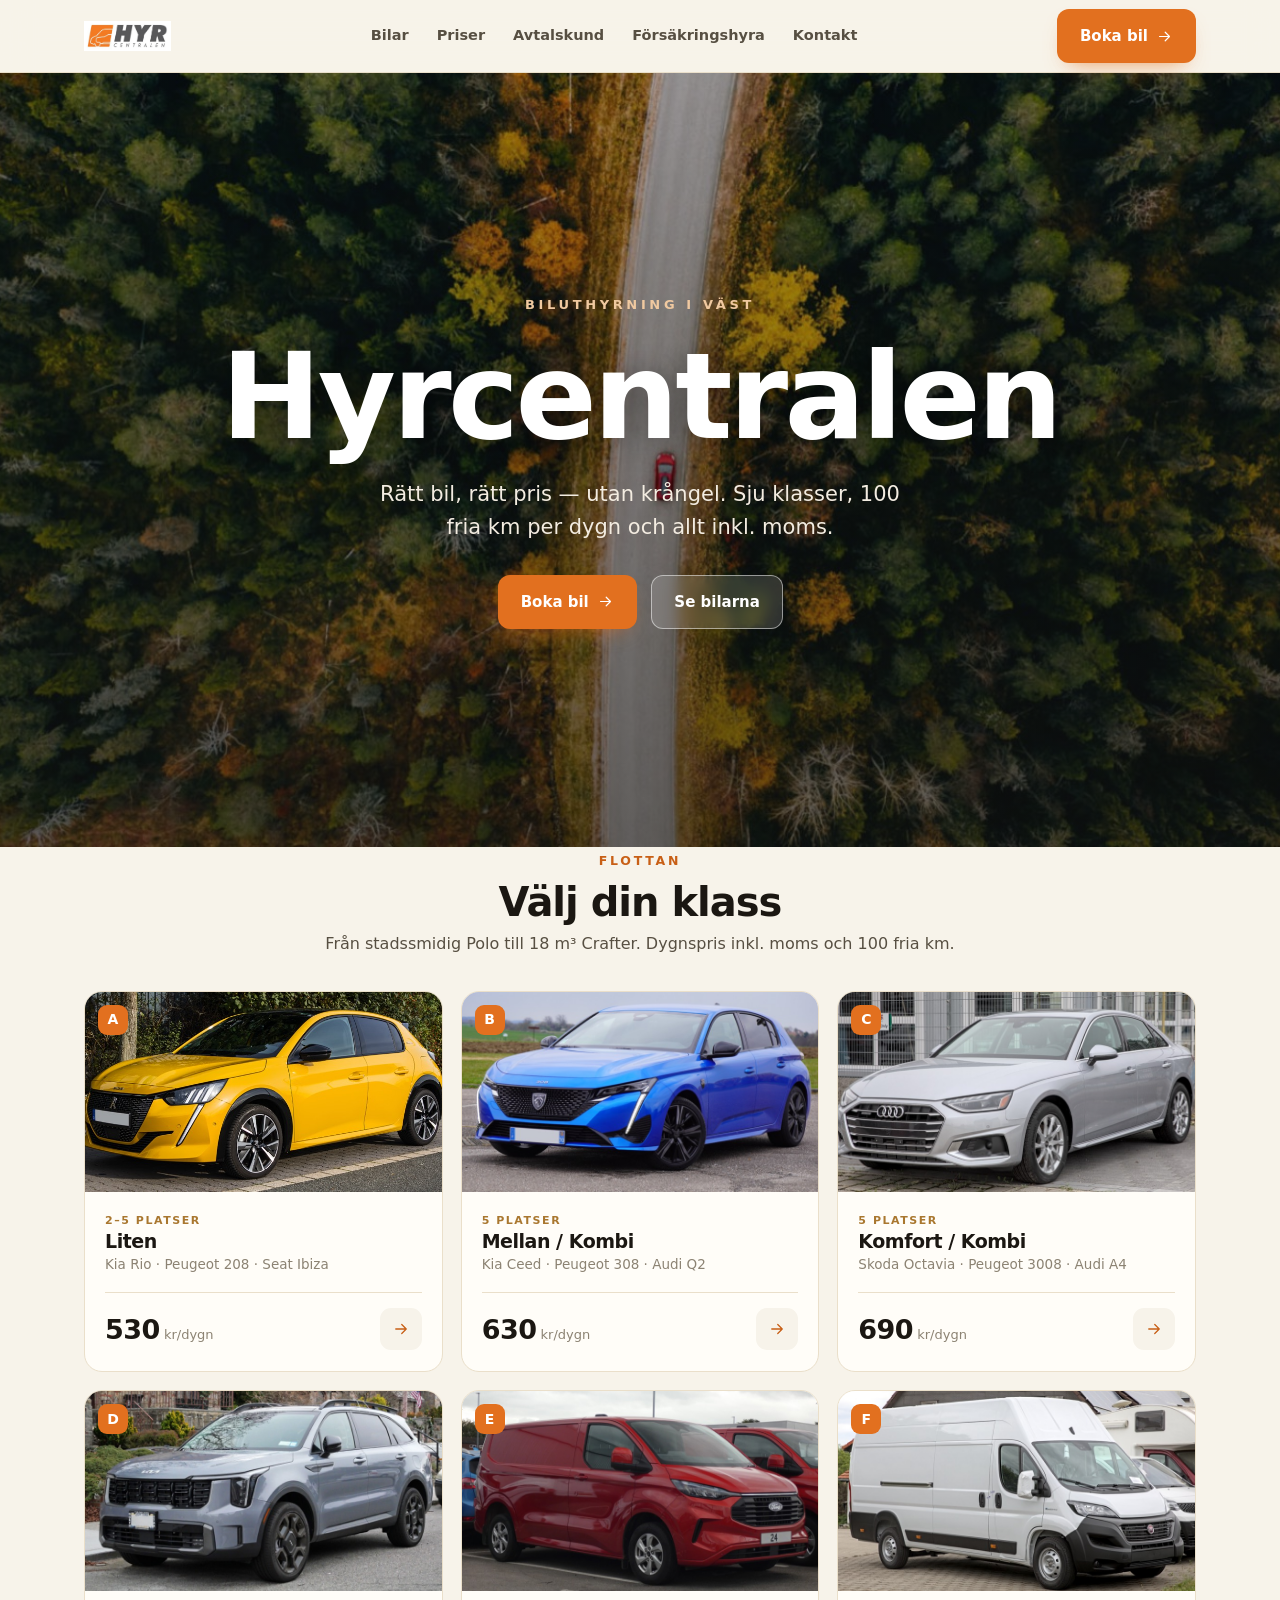
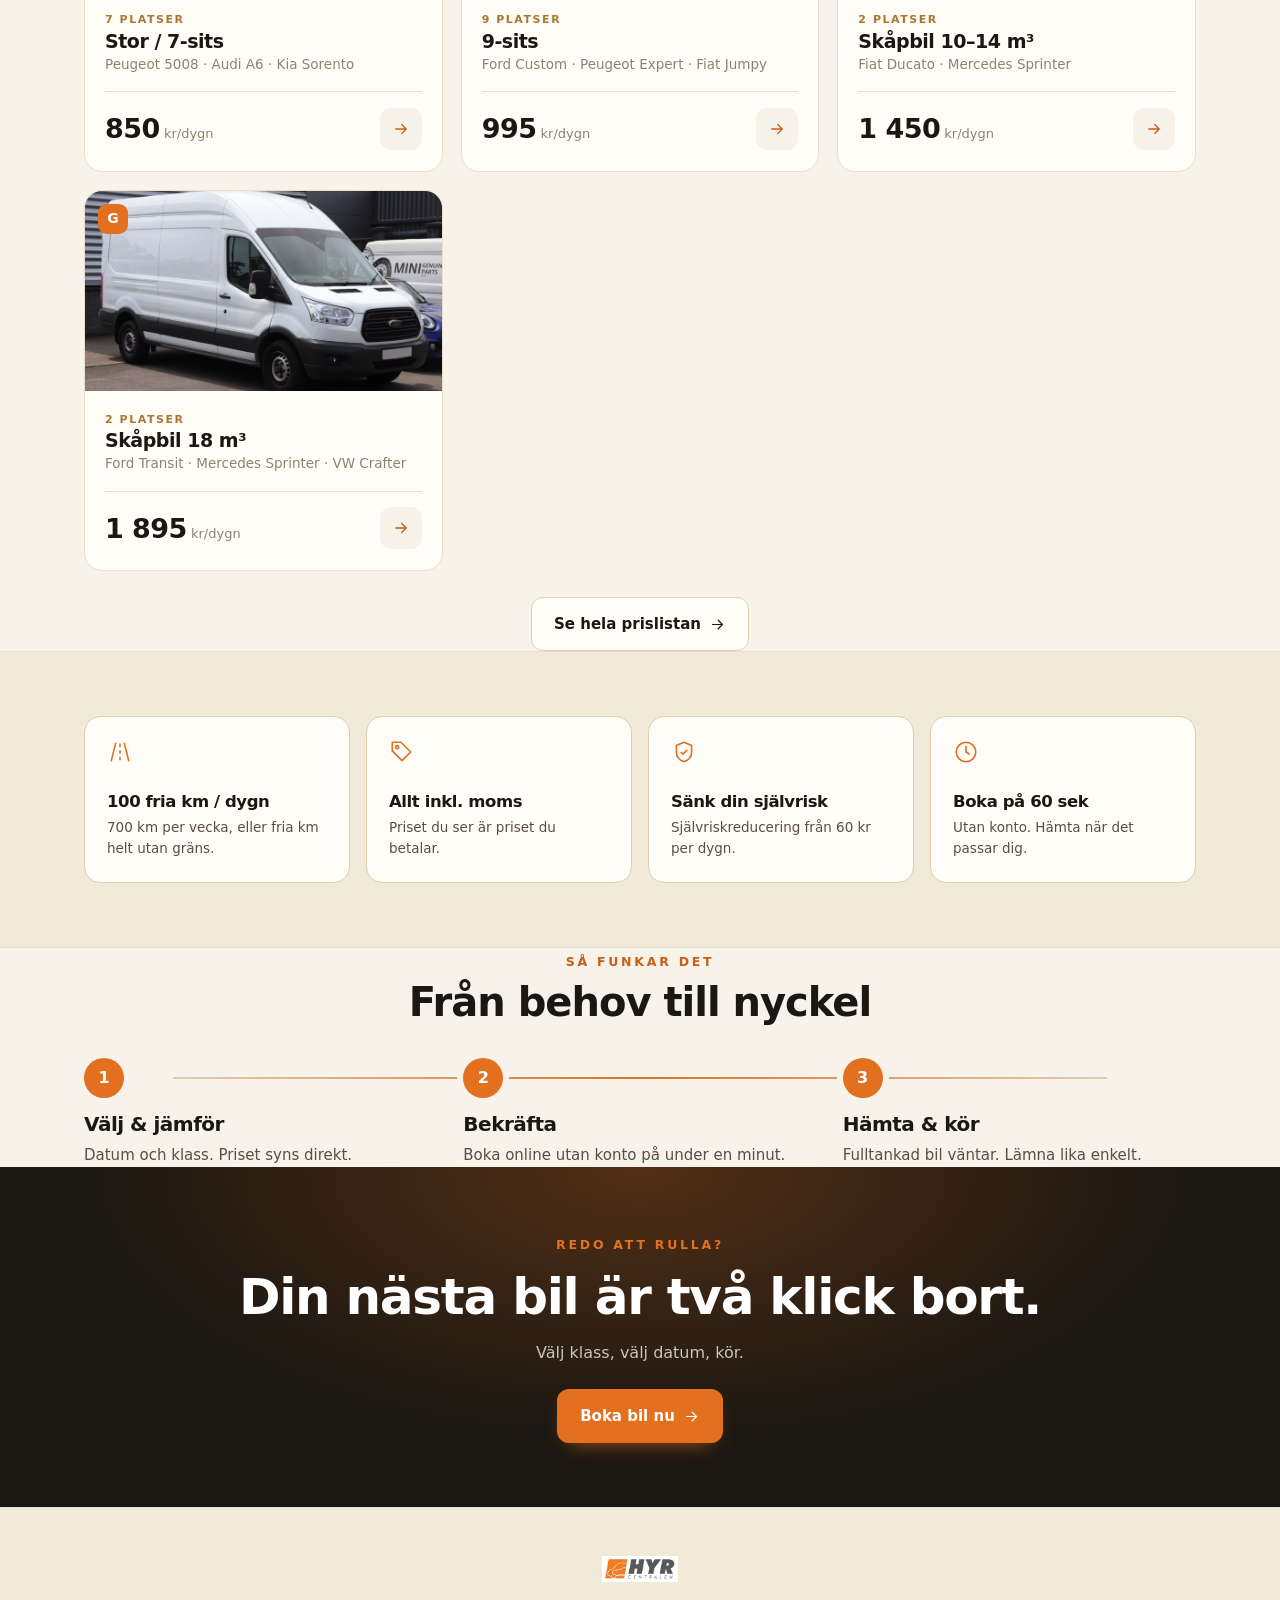
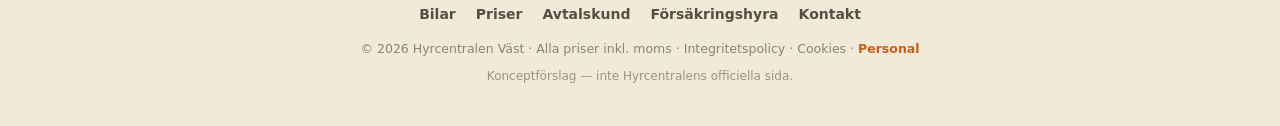
<file: index.html>
<!doctype html><html lang="sv"><head><meta charset="utf-8">
<title>Hyrcentralen — Hyr bil enkelt</title>
<meta name="viewport" content="width=device-width, initial-scale=1">
<meta name="color-scheme" content="light">
<link rel="stylesheet" href="assets/styles.css">
</head><body>
<header><div class="wrap"><nav>
  <a href="index.html" class="brand"><img class="logo" src="assets/logo.png" alt="Hyrcentralen"></a>
  <div class="navlinks"><a href="bilar.html" class="">Bilar</a><a href="priser.html" class="">Priser</a><a href="avtalskund.html" class="">Avtalskund</a><a href="forsakringshyra.html" class="">Försäkringshyra</a><a href="kontakt.html" class="">Kontakt</a></div>
  <a class="btn btn-primary nav-cta" href="boka.html">Boka bil <svg viewBox="0 0 24 24" fill="none" stroke="currentColor" stroke-width="1.7" stroke-linecap="round" stroke-linejoin="round"><path d="M5 12h14M13 6l6 6-6 6"/></svg></a>
</nav></div></header>

<section class="lhero"><div class="lhero-in wrap">
  <span class="leyebrow">Biluthyrning i Väst</span>
  <h1>Hyrcentralen</h1>
  <p>Rätt bil, rätt pris — utan krångel. Sju klasser, 100 fria km per dygn och allt inkl. moms.</p>
  <div class="lhero-cta"><a class="btn btn-primary" href="boka.html">Boka bil <svg viewBox="0 0 24 24" fill="none" stroke="currentColor" stroke-width="1.7" stroke-linecap="round" stroke-linejoin="round"><path d="M5 12h14M13 6l6 6-6 6"/></svg></a><a class="btn btn-glass" href="bilar.html">Se bilarna</a></div>
</div></section>

<section class="wrap"><div class="sec-head center"><span class="eyebrow">Flottan</span><h2>Välj din klass</h2><p>Från stadssmidig Polo till 18 m³ Crafter. Dygnspris inkl. moms och 100 fria km.</p></div>
  <div class="grid"><article class="car">
      <div class="ph"><img class="cimg" src="assets/car-A.jpg" alt="Kia Rio · Peugeot 208 · Seat Ibiza"><span class="grp">A</span></div>
      <div class="cbody"><div class="kicker">2–5 platser</div><h3>Liten</h3><div class="cmodel">Kia Rio · Peugeot 208 · Seat Ibiza</div>
        <div class="crow"><div class="price"><span class="n">530</span><span class="u"> kr/dygn</span></div>
        <a class="go" href="boka.html?grupp=A" aria-label="Boka grupp A"><svg viewBox="0 0 24 24" fill="none" stroke="currentColor" stroke-width="1.7" stroke-linecap="round" stroke-linejoin="round"><path d="M5 12h14M13 6l6 6-6 6"/></svg></a></div></div>
    </article><article class="car">
      <div class="ph"><img class="cimg" src="assets/car-B.jpg" alt="Kia Ceed · Peugeot 308 · Audi Q2"><span class="grp">B</span></div>
      <div class="cbody"><div class="kicker">5 platser</div><h3>Mellan / Kombi</h3><div class="cmodel">Kia Ceed · Peugeot 308 · Audi Q2</div>
        <div class="crow"><div class="price"><span class="n">630</span><span class="u"> kr/dygn</span></div>
        <a class="go" href="boka.html?grupp=B" aria-label="Boka grupp B"><svg viewBox="0 0 24 24" fill="none" stroke="currentColor" stroke-width="1.7" stroke-linecap="round" stroke-linejoin="round"><path d="M5 12h14M13 6l6 6-6 6"/></svg></a></div></div>
    </article><article class="car">
      <div class="ph"><img class="cimg" src="assets/car-C.jpg" alt="Skoda Octavia · Peugeot 3008 · Audi A4"><span class="grp">C</span></div>
      <div class="cbody"><div class="kicker">5 platser</div><h3>Komfort / Kombi</h3><div class="cmodel">Skoda Octavia · Peugeot 3008 · Audi A4</div>
        <div class="crow"><div class="price"><span class="n">690</span><span class="u"> kr/dygn</span></div>
        <a class="go" href="boka.html?grupp=C" aria-label="Boka grupp C"><svg viewBox="0 0 24 24" fill="none" stroke="currentColor" stroke-width="1.7" stroke-linecap="round" stroke-linejoin="round"><path d="M5 12h14M13 6l6 6-6 6"/></svg></a></div></div>
    </article><article class="car">
      <div class="ph"><img class="cimg" src="assets/car-D.jpg" alt="Peugeot 5008 · Audi A6 · Kia Sorento"><span class="grp">D</span></div>
      <div class="cbody"><div class="kicker">7 platser</div><h3>Stor / 7-sits</h3><div class="cmodel">Peugeot 5008 · Audi A6 · Kia Sorento</div>
        <div class="crow"><div class="price"><span class="n">850</span><span class="u"> kr/dygn</span></div>
        <a class="go" href="boka.html?grupp=D" aria-label="Boka grupp D"><svg viewBox="0 0 24 24" fill="none" stroke="currentColor" stroke-width="1.7" stroke-linecap="round" stroke-linejoin="round"><path d="M5 12h14M13 6l6 6-6 6"/></svg></a></div></div>
    </article><article class="car">
      <div class="ph"><img class="cimg" src="assets/car-E.jpg" alt="Ford Custom · Peugeot Expert · Fiat Jumpy"><span class="grp">E</span></div>
      <div class="cbody"><div class="kicker">9 platser</div><h3>9-sits</h3><div class="cmodel">Ford Custom · Peugeot Expert · Fiat Jumpy</div>
        <div class="crow"><div class="price"><span class="n">995</span><span class="u"> kr/dygn</span></div>
        <a class="go" href="boka.html?grupp=E" aria-label="Boka grupp E"><svg viewBox="0 0 24 24" fill="none" stroke="currentColor" stroke-width="1.7" stroke-linecap="round" stroke-linejoin="round"><path d="M5 12h14M13 6l6 6-6 6"/></svg></a></div></div>
    </article><article class="car">
      <div class="ph"><img class="cimg" src="assets/car-F.jpg" alt="Fiat Ducato · Mercedes Sprinter"><span class="grp">F</span></div>
      <div class="cbody"><div class="kicker">2 platser</div><h3>Skåpbil 10–14 m³</h3><div class="cmodel">Fiat Ducato · Mercedes Sprinter</div>
        <div class="crow"><div class="price"><span class="n">1 450</span><span class="u"> kr/dygn</span></div>
        <a class="go" href="boka.html?grupp=F" aria-label="Boka grupp F"><svg viewBox="0 0 24 24" fill="none" stroke="currentColor" stroke-width="1.7" stroke-linecap="round" stroke-linejoin="round"><path d="M5 12h14M13 6l6 6-6 6"/></svg></a></div></div>
    </article><article class="car">
      <div class="ph"><img class="cimg" src="assets/car-G.jpg" alt="Ford Transit · Mercedes Sprinter · VW Crafter"><span class="grp">G</span></div>
      <div class="cbody"><div class="kicker">2 platser</div><h3>Skåpbil 18 m³</h3><div class="cmodel">Ford Transit · Mercedes Sprinter · VW Crafter</div>
        <div class="crow"><div class="price"><span class="n">1 895</span><span class="u"> kr/dygn</span></div>
        <a class="go" href="boka.html?grupp=G" aria-label="Boka grupp G"><svg viewBox="0 0 24 24" fill="none" stroke="currentColor" stroke-width="1.7" stroke-linecap="round" stroke-linejoin="round"><path d="M5 12h14M13 6l6 6-6 6"/></svg></a></div></div>
    </article></div>
  <div style="text-align:center;margin-top:26px"><a class="btn btn-ghost" href="priser.html">Se hela prislistan <svg viewBox="0 0 24 24" fill="none" stroke="currentColor" stroke-width="1.7" stroke-linecap="round" stroke-linejoin="round"><path d="M5 12h14M13 6l6 6-6 6"/></svg></a></div>
</section>

<section class="band"><div class="wrap"><div class="why">
  <div class="w"><div class="ic"><svg viewBox="0 0 24 24" fill="none" stroke="currentColor" stroke-width="1.5" stroke-linecap="round"><path d="M4 20 8 4M20 20 16 4"/><path d="M12 5v2M12 11v2M12 17v2"/></svg></div><h3>100 fria km / dygn</h3><p>700 km per vecka, eller fria km helt utan gräns.</p></div>
  <div class="w"><div class="ic"><svg viewBox="0 0 24 24" fill="none" stroke="currentColor" stroke-width="1.5" stroke-linejoin="round"><path d="M20 12l-8 8-9-9V3h8z"/><circle cx="7.5" cy="7.5" r="1.4"/></svg></div><h3>Allt inkl. moms</h3><p>Priset du ser är priset du betalar.</p></div>
  <div class="w"><div class="ic"><svg viewBox="0 0 24 24" fill="none" stroke="currentColor" stroke-width="1.5" stroke-linejoin="round"><path d="M12 3l7 3v6c0 4.5-3 7.6-7 9-4-1.4-7-4.5-7-9V6z"/><path d="M9 12l2 2 4-4"/></svg></div><h3>Sänk din självrisk</h3><p>Självriskreducering från 60 kr per dygn.</p></div>
  <div class="w"><div class="ic"><svg viewBox="0 0 24 24" fill="none" stroke="currentColor" stroke-width="1.5" stroke-linecap="round"><circle cx="12" cy="12" r="9"/><path d="M12 7v5l3 2"/></svg></div><h3>Boka på 60 sek</h3><p>Utan konto. Hämta när det passar dig.</p></div>
</div></div></section>

<section class="wrap"><div class="sec-head center"><span class="eyebrow">Så funkar det</span><h2>Från behov till nyckel</h2></div>
  <div class="steps">
    <div class="step"><div class="no">1</div><h3>Välj &amp; jämför</h3><p>Datum och klass. Priset syns direkt.</p></div>
    <div class="step"><div class="no">2</div><h3>Bekräfta</h3><p>Boka online utan konto på under en minut.</p></div>
    <div class="step"><div class="no">3</div><h3>Hämta &amp; kör</h3><p>Fulltankad bil väntar. Lämna lika enkelt.</p></div>
  </div>
</section>

<section class="cta"><div class="wrap in"><span class="eyebrow">Redo att rulla?</span><h2>Din nästa bil är två klick bort.</h2><p>Välj klass, välj datum, kör.</p><a class="btn btn-primary" href="boka.html">Boka bil nu <svg viewBox="0 0 24 24" fill="none" stroke="currentColor" stroke-width="1.7" stroke-linecap="round" stroke-linejoin="round"><path d="M5 12h14M13 6l6 6-6 6"/></svg></a></div></section>

<footer><div class="wrap">
  <img class="flogo" src="assets/logo.png" alt="Hyrcentralen">
  <div class="fnav"><a href="bilar.html">Bilar</a><a href="priser.html">Priser</a><a href="avtalskund.html">Avtalskund</a><a href="forsakringshyra.html">Försäkringshyra</a><a href="kontakt.html">Kontakt</a></div>
  <div class="copyr">© 2026 Hyrcentralen Väst · Alla priser inkl. moms · Integritetspolicy · Cookies · <a class="stafflink" href="admin.html">Personal</a></div>
  <div class="concept">Konceptförslag — inte Hyrcentralens officiella sida.</div>
</div></footer>

</body></html>
</file>
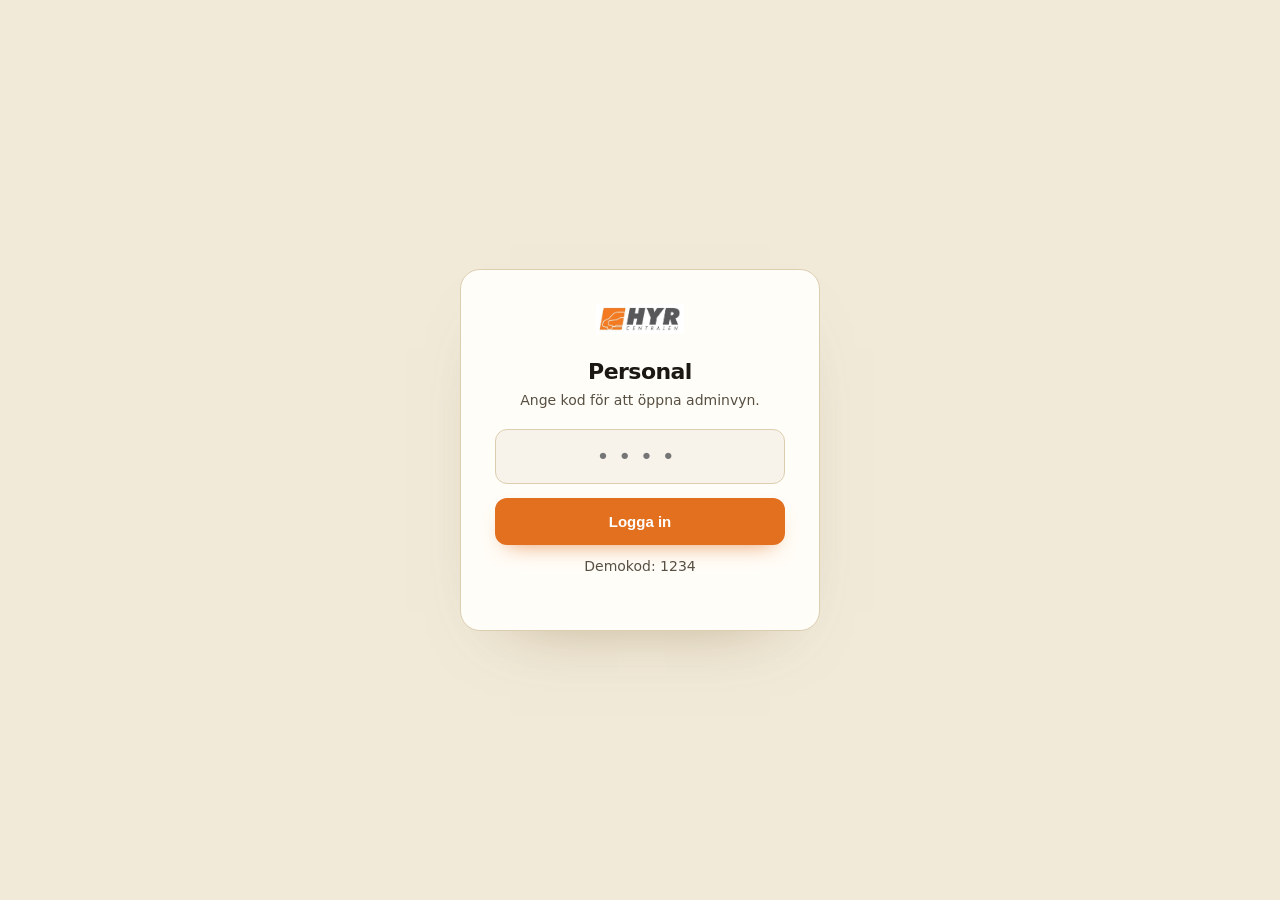
<file: admin.html>
<!doctype html><html lang="sv"><head><meta charset="utf-8">
<title>Hyrcentralen — Admin</title>
<meta name="viewport" content="width=device-width, initial-scale=1">
<meta name="color-scheme" content="light">
<link rel="stylesheet" href="assets/styles.css">
</head><body class="adminbody">
<div id="adminRoot">
  <div class="pinbox" id="pinbox">
    <form class="pincard" id="pinForm" onsubmit="return false">
      <img class="logo" src="assets/logo.png" alt="Hyrcentralen">
      <h2>Personal</h2>
      <p>Ange kod för att öppna adminvyn.</p>
      <input type="password" id="pin" inputmode="numeric" placeholder="••••" maxlength="4" autocomplete="off">
      <button class="btn btn-primary" id="pinBtn" style="width:100%;justify-content:center">Logga in</button>
      <p class="pinerr" id="pinerr" hidden>Fel kod, försök igen.</p>
      <p class="demo-note">Demokod: 1234</p>
    </form>
  </div>
</div>
<script src="assets/data.js"></script>
<script src="assets/store.js"></script>
<script src="assets/admin.js"></script>
</body></html>
</file>
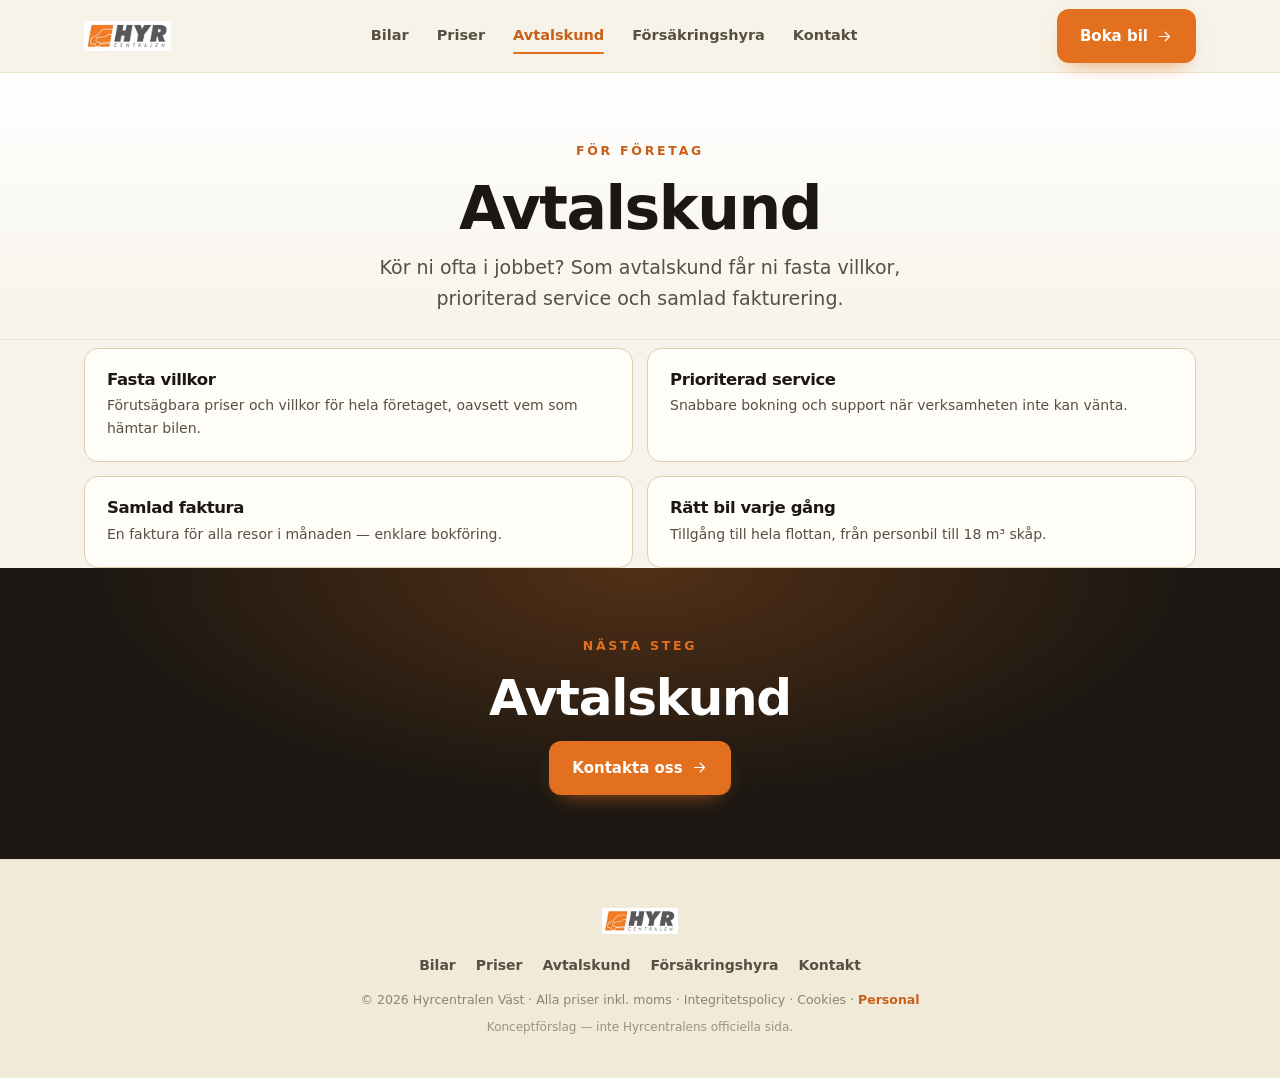
<file: avtalskund.html>
<!doctype html><html lang="sv"><head><meta charset="utf-8">
<title>Hyrcentralen — Avtalskund</title>
<meta name="viewport" content="width=device-width, initial-scale=1">
<meta name="color-scheme" content="light">
<link rel="stylesheet" href="assets/styles.css">
</head><body>
<header><div class="wrap"><nav>
  <a href="index.html" class="brand"><img class="logo" src="assets/logo.png" alt="Hyrcentralen"></a>
  <div class="navlinks"><a href="bilar.html" class="">Bilar</a><a href="priser.html" class="">Priser</a><a href="avtalskund.html" class="active">Avtalskund</a><a href="forsakringshyra.html" class="">Försäkringshyra</a><a href="kontakt.html" class="">Kontakt</a></div>
  <a class="btn btn-primary nav-cta" href="boka.html">Boka bil <svg viewBox="0 0 24 24" fill="none" stroke="currentColor" stroke-width="1.7" stroke-linecap="round" stroke-linejoin="round"><path d="M5 12h14M13 6l6 6-6 6"/></svg></a>
</nav></div></header>

<section class="phead"><div class="wrap"><span class="eyebrow">För företag</span><h1>Avtalskund</h1><p>Kör ni ofta i jobbet? Som avtalskund får ni fasta villkor, prioriterad service och samlad fakturering.</p></div></section>
<section class="wrap" style="padding-top:8px"><div class="vgrid"><div class="vcard"><h3>Fasta villkor</h3><p>Förutsägbara priser och villkor för hela företaget, oavsett vem som hämtar bilen.</p></div><div class="vcard"><h3>Prioriterad service</h3><p>Snabbare bokning och support när verksamheten inte kan vänta.</p></div><div class="vcard"><h3>Samlad faktura</h3><p>En faktura för alla resor i månaden — enklare bokföring.</p></div><div class="vcard"><h3>Rätt bil varje gång</h3><p>Tillgång till hela flottan, från personbil till 18 m³ skåp.</p></div></div></section>
<section class="cta"><div class="wrap in"><span class="eyebrow">Nästa steg</span><h2>Avtalskund</h2><a class="btn btn-primary" href="kontakt.html">Kontakta oss <svg viewBox="0 0 24 24" fill="none" stroke="currentColor" stroke-width="1.7" stroke-linecap="round" stroke-linejoin="round"><path d="M5 12h14M13 6l6 6-6 6"/></svg></a></div></section>
<footer><div class="wrap">
  <img class="flogo" src="assets/logo.png" alt="Hyrcentralen">
  <div class="fnav"><a href="bilar.html">Bilar</a><a href="priser.html">Priser</a><a href="avtalskund.html">Avtalskund</a><a href="forsakringshyra.html">Försäkringshyra</a><a href="kontakt.html">Kontakt</a></div>
  <div class="copyr">© 2026 Hyrcentralen Väst · Alla priser inkl. moms · Integritetspolicy · Cookies · <a class="stafflink" href="admin.html">Personal</a></div>
  <div class="concept">Konceptförslag — inte Hyrcentralens officiella sida.</div>
</div></footer>

</body></html>
</file>
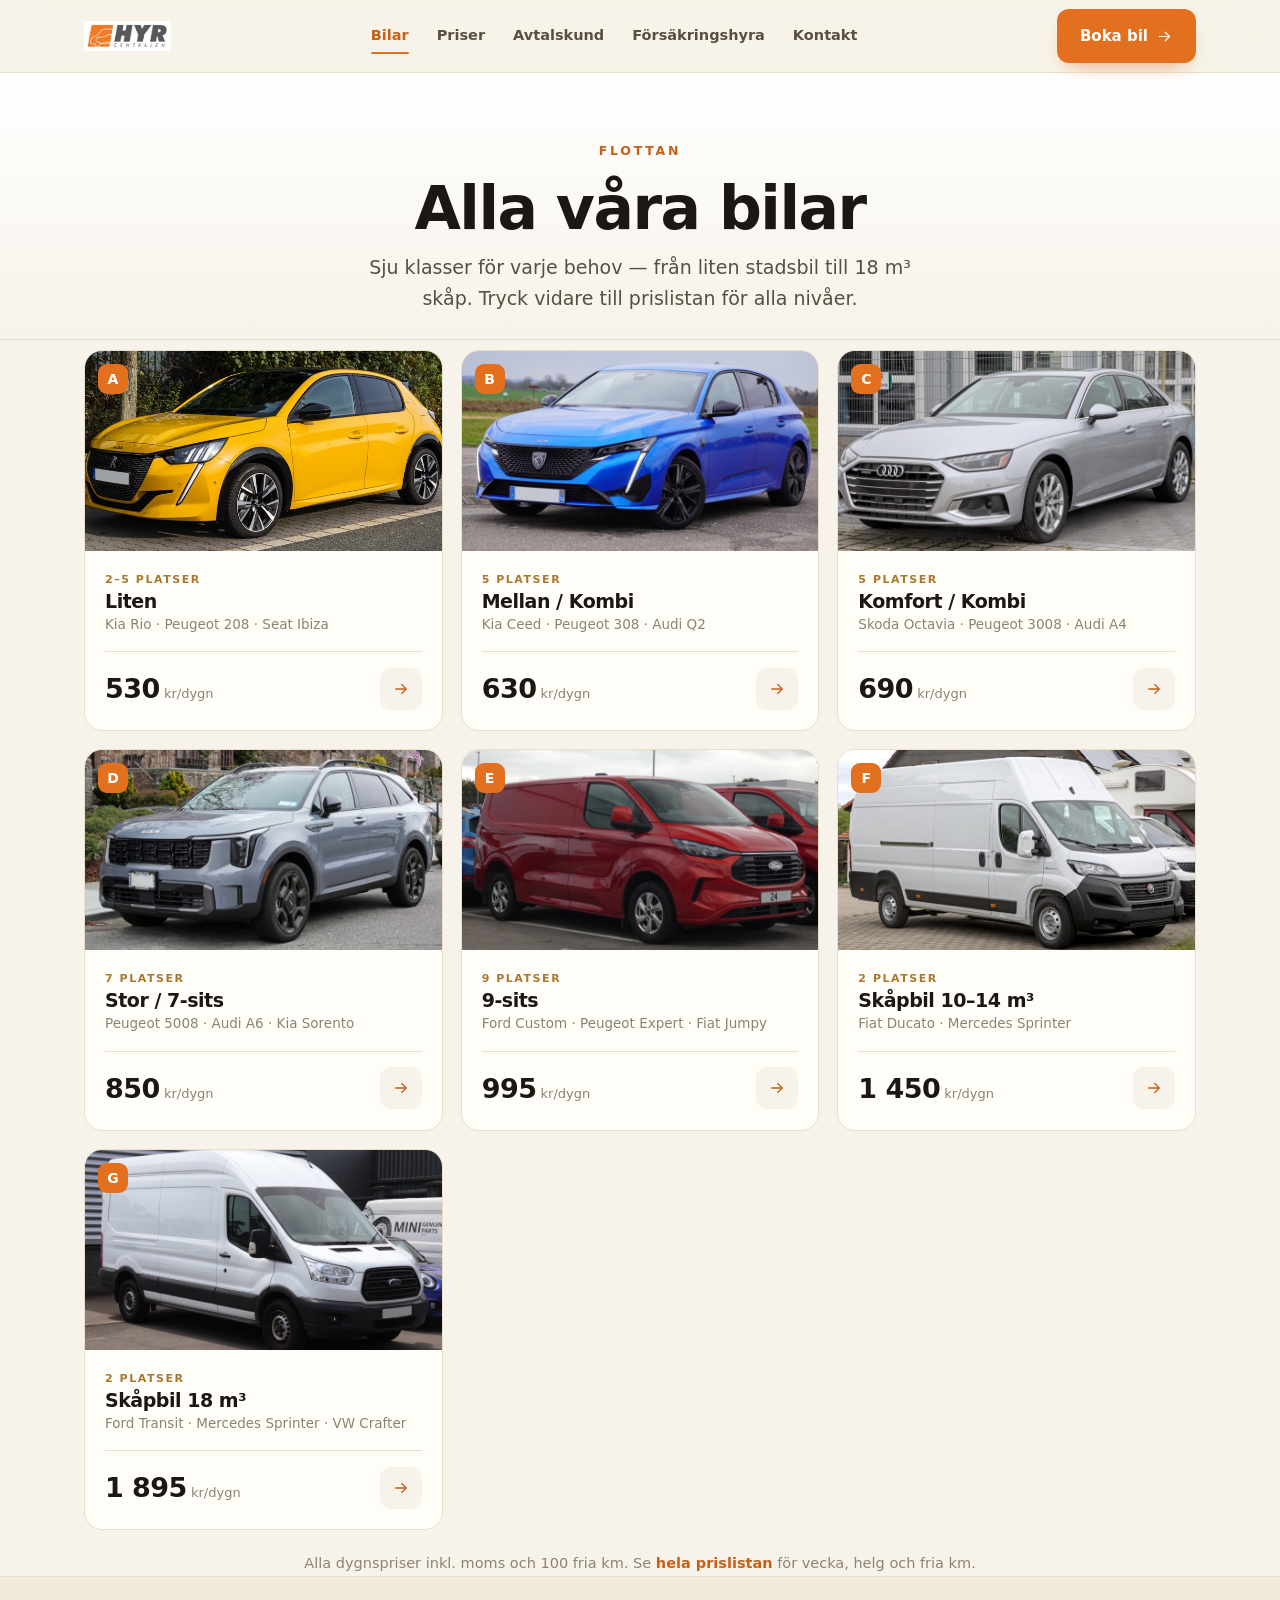
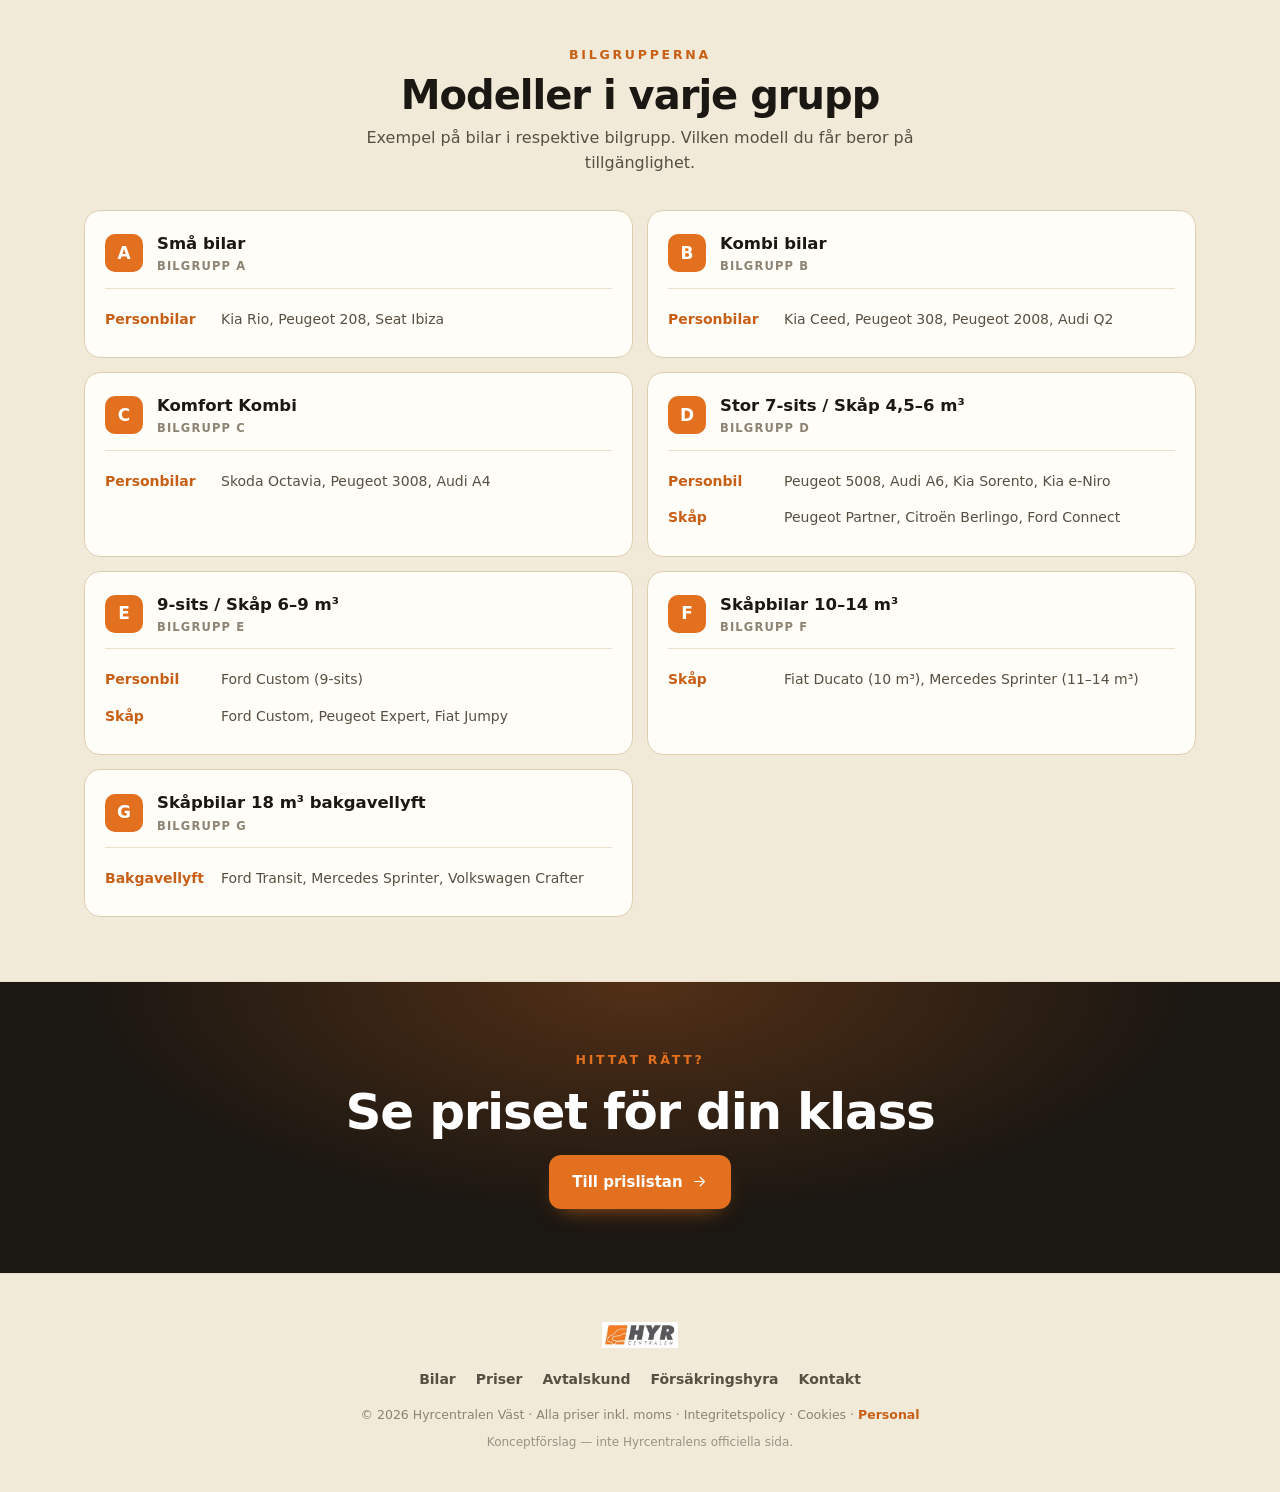
<file: bilar.html>
<!doctype html><html lang="sv"><head><meta charset="utf-8">
<title>Hyrcentralen — Bilar</title>
<meta name="viewport" content="width=device-width, initial-scale=1">
<meta name="color-scheme" content="light">
<link rel="stylesheet" href="assets/styles.css">
</head><body>
<header><div class="wrap"><nav>
  <a href="index.html" class="brand"><img class="logo" src="assets/logo.png" alt="Hyrcentralen"></a>
  <div class="navlinks"><a href="bilar.html" class="active">Bilar</a><a href="priser.html" class="">Priser</a><a href="avtalskund.html" class="">Avtalskund</a><a href="forsakringshyra.html" class="">Försäkringshyra</a><a href="kontakt.html" class="">Kontakt</a></div>
  <a class="btn btn-primary nav-cta" href="boka.html">Boka bil <svg viewBox="0 0 24 24" fill="none" stroke="currentColor" stroke-width="1.7" stroke-linecap="round" stroke-linejoin="round"><path d="M5 12h14M13 6l6 6-6 6"/></svg></a>
</nav></div></header>

<section class="phead"><div class="wrap"><span class="eyebrow">Flottan</span><h1>Alla våra bilar</h1><p>Sju klasser för varje behov — från liten stadsbil till 18 m³ skåp. Tryck vidare till prislistan för alla nivåer.</p></div></section>
<section class="wrap" style="padding-top:10px"><div class="grid"><article class="car">
      <div class="ph"><img class="cimg" src="assets/car-A.jpg" alt="Kia Rio · Peugeot 208 · Seat Ibiza"><span class="grp">A</span></div>
      <div class="cbody"><div class="kicker">2–5 platser</div><h3>Liten</h3><div class="cmodel">Kia Rio · Peugeot 208 · Seat Ibiza</div>
        <div class="crow"><div class="price"><span class="n">530</span><span class="u"> kr/dygn</span></div>
        <a class="go" href="boka.html?grupp=A" aria-label="Boka grupp A"><svg viewBox="0 0 24 24" fill="none" stroke="currentColor" stroke-width="1.7" stroke-linecap="round" stroke-linejoin="round"><path d="M5 12h14M13 6l6 6-6 6"/></svg></a></div></div>
    </article><article class="car">
      <div class="ph"><img class="cimg" src="assets/car-B.jpg" alt="Kia Ceed · Peugeot 308 · Audi Q2"><span class="grp">B</span></div>
      <div class="cbody"><div class="kicker">5 platser</div><h3>Mellan / Kombi</h3><div class="cmodel">Kia Ceed · Peugeot 308 · Audi Q2</div>
        <div class="crow"><div class="price"><span class="n">630</span><span class="u"> kr/dygn</span></div>
        <a class="go" href="boka.html?grupp=B" aria-label="Boka grupp B"><svg viewBox="0 0 24 24" fill="none" stroke="currentColor" stroke-width="1.7" stroke-linecap="round" stroke-linejoin="round"><path d="M5 12h14M13 6l6 6-6 6"/></svg></a></div></div>
    </article><article class="car">
      <div class="ph"><img class="cimg" src="assets/car-C.jpg" alt="Skoda Octavia · Peugeot 3008 · Audi A4"><span class="grp">C</span></div>
      <div class="cbody"><div class="kicker">5 platser</div><h3>Komfort / Kombi</h3><div class="cmodel">Skoda Octavia · Peugeot 3008 · Audi A4</div>
        <div class="crow"><div class="price"><span class="n">690</span><span class="u"> kr/dygn</span></div>
        <a class="go" href="boka.html?grupp=C" aria-label="Boka grupp C"><svg viewBox="0 0 24 24" fill="none" stroke="currentColor" stroke-width="1.7" stroke-linecap="round" stroke-linejoin="round"><path d="M5 12h14M13 6l6 6-6 6"/></svg></a></div></div>
    </article><article class="car">
      <div class="ph"><img class="cimg" src="assets/car-D.jpg" alt="Peugeot 5008 · Audi A6 · Kia Sorento"><span class="grp">D</span></div>
      <div class="cbody"><div class="kicker">7 platser</div><h3>Stor / 7-sits</h3><div class="cmodel">Peugeot 5008 · Audi A6 · Kia Sorento</div>
        <div class="crow"><div class="price"><span class="n">850</span><span class="u"> kr/dygn</span></div>
        <a class="go" href="boka.html?grupp=D" aria-label="Boka grupp D"><svg viewBox="0 0 24 24" fill="none" stroke="currentColor" stroke-width="1.7" stroke-linecap="round" stroke-linejoin="round"><path d="M5 12h14M13 6l6 6-6 6"/></svg></a></div></div>
    </article><article class="car">
      <div class="ph"><img class="cimg" src="assets/car-E.jpg" alt="Ford Custom · Peugeot Expert · Fiat Jumpy"><span class="grp">E</span></div>
      <div class="cbody"><div class="kicker">9 platser</div><h3>9-sits</h3><div class="cmodel">Ford Custom · Peugeot Expert · Fiat Jumpy</div>
        <div class="crow"><div class="price"><span class="n">995</span><span class="u"> kr/dygn</span></div>
        <a class="go" href="boka.html?grupp=E" aria-label="Boka grupp E"><svg viewBox="0 0 24 24" fill="none" stroke="currentColor" stroke-width="1.7" stroke-linecap="round" stroke-linejoin="round"><path d="M5 12h14M13 6l6 6-6 6"/></svg></a></div></div>
    </article><article class="car">
      <div class="ph"><img class="cimg" src="assets/car-F.jpg" alt="Fiat Ducato · Mercedes Sprinter"><span class="grp">F</span></div>
      <div class="cbody"><div class="kicker">2 platser</div><h3>Skåpbil 10–14 m³</h3><div class="cmodel">Fiat Ducato · Mercedes Sprinter</div>
        <div class="crow"><div class="price"><span class="n">1 450</span><span class="u"> kr/dygn</span></div>
        <a class="go" href="boka.html?grupp=F" aria-label="Boka grupp F"><svg viewBox="0 0 24 24" fill="none" stroke="currentColor" stroke-width="1.7" stroke-linecap="round" stroke-linejoin="round"><path d="M5 12h14M13 6l6 6-6 6"/></svg></a></div></div>
    </article><article class="car">
      <div class="ph"><img class="cimg" src="assets/car-G.jpg" alt="Ford Transit · Mercedes Sprinter · VW Crafter"><span class="grp">G</span></div>
      <div class="cbody"><div class="kicker">2 platser</div><h3>Skåpbil 18 m³</h3><div class="cmodel">Ford Transit · Mercedes Sprinter · VW Crafter</div>
        <div class="crow"><div class="price"><span class="n">1 895</span><span class="u"> kr/dygn</span></div>
        <a class="go" href="boka.html?grupp=G" aria-label="Boka grupp G"><svg viewBox="0 0 24 24" fill="none" stroke="currentColor" stroke-width="1.7" stroke-linecap="round" stroke-linejoin="round"><path d="M5 12h14M13 6l6 6-6 6"/></svg></a></div></div>
    </article></div>
  <p class="fleet-note">Alla dygnspriser inkl. moms och 100 fria km. Se <a href="priser.html">hela prislistan</a> för vecka, helg och fria km.</p>
</section>
<section class="band"><div class="wrap"><div class="sec-head center"><span class="eyebrow">Bilgrupperna</span><h2>Modeller i varje grupp</h2><p>Exempel på bilar i respektive bilgrupp. Vilken modell du får beror på tillgänglighet.</p></div>
  <div class="gdgrid"><article class="gdcard"><div class="gd-head"><span class="gd-let">A</span><div><div class="gd-typ">Små bilar</div><div class="gd-sub">Bilgrupp A</div></div></div><div class="gd-row"><span class="gd-k">Personbilar</span><span class="gd-v">Kia Rio, Peugeot 208, Seat Ibiza</span></div></article><article class="gdcard"><div class="gd-head"><span class="gd-let">B</span><div><div class="gd-typ">Kombi bilar</div><div class="gd-sub">Bilgrupp B</div></div></div><div class="gd-row"><span class="gd-k">Personbilar</span><span class="gd-v">Kia Ceed, Peugeot 308, Peugeot 2008, Audi Q2</span></div></article><article class="gdcard"><div class="gd-head"><span class="gd-let">C</span><div><div class="gd-typ">Komfort Kombi</div><div class="gd-sub">Bilgrupp C</div></div></div><div class="gd-row"><span class="gd-k">Personbilar</span><span class="gd-v">Skoda Octavia, Peugeot 3008, Audi A4</span></div></article><article class="gdcard"><div class="gd-head"><span class="gd-let">D</span><div><div class="gd-typ">Stor 7-sits / Skåp 4,5–6 m³</div><div class="gd-sub">Bilgrupp D</div></div></div><div class="gd-row"><span class="gd-k">Personbil</span><span class="gd-v">Peugeot 5008, Audi A6, Kia Sorento, Kia e-Niro</span></div><div class="gd-row"><span class="gd-k">Skåp</span><span class="gd-v">Peugeot Partner, Citroën Berlingo, Ford Connect</span></div></article><article class="gdcard"><div class="gd-head"><span class="gd-let">E</span><div><div class="gd-typ">9-sits / Skåp 6–9 m³</div><div class="gd-sub">Bilgrupp E</div></div></div><div class="gd-row"><span class="gd-k">Personbil</span><span class="gd-v">Ford Custom (9-sits)</span></div><div class="gd-row"><span class="gd-k">Skåp</span><span class="gd-v">Ford Custom, Peugeot Expert, Fiat Jumpy</span></div></article><article class="gdcard"><div class="gd-head"><span class="gd-let">F</span><div><div class="gd-typ">Skåpbilar 10–14 m³</div><div class="gd-sub">Bilgrupp F</div></div></div><div class="gd-row"><span class="gd-k">Skåp</span><span class="gd-v">Fiat Ducato (10 m³), Mercedes Sprinter (11–14 m³)</span></div></article><article class="gdcard"><div class="gd-head"><span class="gd-let">G</span><div><div class="gd-typ">Skåpbilar 18 m³ bakgavellyft</div><div class="gd-sub">Bilgrupp G</div></div></div><div class="gd-row"><span class="gd-k">Bakgavellyft</span><span class="gd-v">Ford Transit, Mercedes Sprinter, Volkswagen Crafter</span></div></article></div>
</div></section>
<section class="cta"><div class="wrap in"><span class="eyebrow">Hittat rätt?</span><h2>Se priset för din klass</h2><a class="btn btn-primary" href="priser.html">Till prislistan <svg viewBox="0 0 24 24" fill="none" stroke="currentColor" stroke-width="1.7" stroke-linecap="round" stroke-linejoin="round"><path d="M5 12h14M13 6l6 6-6 6"/></svg></a></div></section>

<footer><div class="wrap">
  <img class="flogo" src="assets/logo.png" alt="Hyrcentralen">
  <div class="fnav"><a href="bilar.html">Bilar</a><a href="priser.html">Priser</a><a href="avtalskund.html">Avtalskund</a><a href="forsakringshyra.html">Försäkringshyra</a><a href="kontakt.html">Kontakt</a></div>
  <div class="copyr">© 2026 Hyrcentralen Väst · Alla priser inkl. moms · Integritetspolicy · Cookies · <a class="stafflink" href="admin.html">Personal</a></div>
  <div class="concept">Konceptförslag — inte Hyrcentralens officiella sida.</div>
</div></footer>

</body></html>
</file>
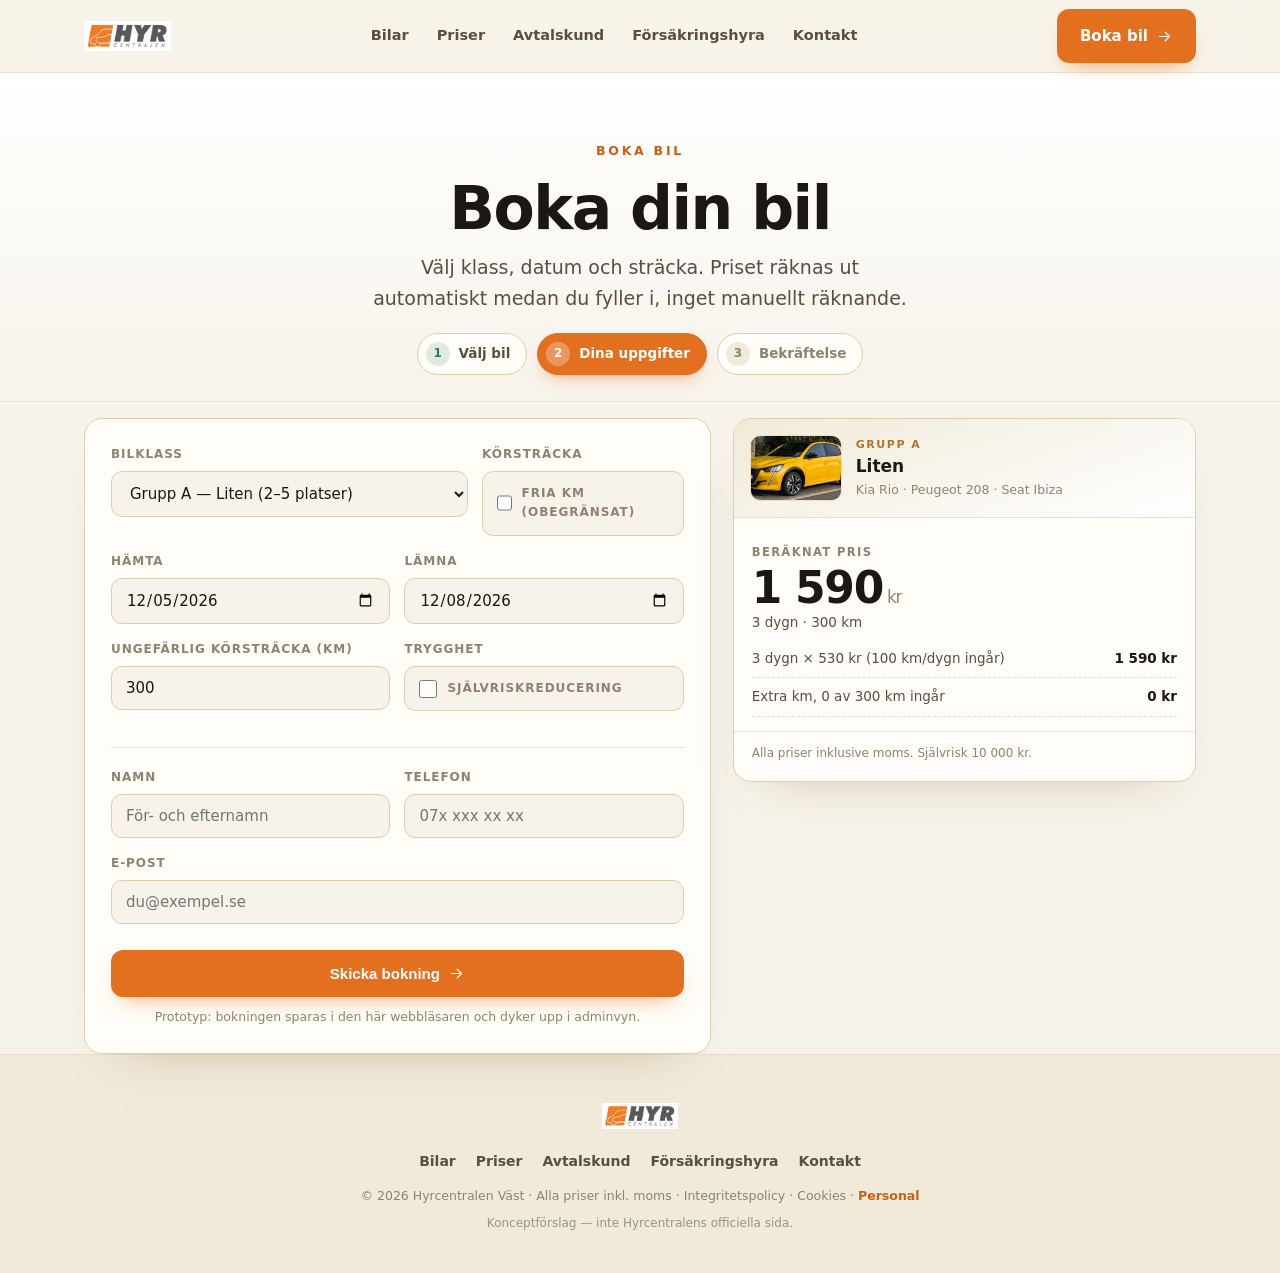
<file: boka.html>
<!doctype html><html lang="sv"><head><meta charset="utf-8">
<title>Hyrcentralen — Boka bil</title>
<meta name="viewport" content="width=device-width, initial-scale=1">
<meta name="color-scheme" content="light">
<link rel="stylesheet" href="assets/styles.css">
</head><body>
<header><div class="wrap"><nav>
  <a href="index.html" class="brand"><img class="logo" src="assets/logo.png" alt="Hyrcentralen"></a>
  <div class="navlinks"><a href="bilar.html" class="">Bilar</a><a href="priser.html" class="">Priser</a><a href="avtalskund.html" class="">Avtalskund</a><a href="forsakringshyra.html" class="">Försäkringshyra</a><a href="kontakt.html" class="">Kontakt</a></div>
  <a class="btn btn-primary nav-cta" href="#bokning">Boka bil <svg viewBox="0 0 24 24" fill="none" stroke="currentColor" stroke-width="1.7" stroke-linecap="round" stroke-linejoin="round"><path d="M5 12h14M13 6l6 6-6 6"/></svg></a>
</nav></div></header>
<section class="phead"><div class="wrap"><span class="eyebrow">Boka bil</span><h1>Boka din bil</h1><p>Välj klass, datum och sträcka. Priset räknas ut automatiskt medan du fyller i, inget manuellt räknande.</p>
  <ol class="steps3"><li class="done"><span>1</span>Välj bil</li><li class="now"><span>2</span>Dina uppgifter</li><li><span>3</span>Bekräftelse</li></ol>
</div></section>
<section class="wrap" style="padding-top:16px" id="bokning"><div class="bookgrid">
  <form class="bookform" id="bokaForm" onsubmit="return false" autocomplete="off">
    <div class="fieldrow2">
      <div class="field"><label>Bilklass</label><select id="bGroup"></select></div>
      <div class="field"><label>Körsträcka</label><label class="switch"><input type="checkbox" id="bFri"> Fria km (obegränsat)</label></div>
    </div>
    <div class="fieldrow2">
      <div class="field"><label>Hämta</label><input type="date" id="bFrom"></div>
      <div class="field"><label>Lämna</label><input type="date" id="bTo"></div>
    </div>
    <div class="fieldrow2">
      <div class="field" id="kmField"><label>Ungefärlig körsträcka (km)</label><input type="number" id="bKm" min="0" step="10" value="300"></div>
      <div class="field"><label>Trygghet</label><label class="switch"><input type="checkbox" id="bSelf"> Självriskreducering</label></div>
    </div>
    <hr class="soft">
    <div class="fieldrow2">
      <div class="field"><label>Namn</label><input type="text" id="bNamn" placeholder="För- och efternamn"></div>
      <div class="field"><label>Telefon</label><input type="tel" id="bTel" placeholder="07x xxx xx xx"></div>
    </div>
    <div class="field"><label>E-post</label><input type="email" id="bEpost" placeholder="du@exempel.se"></div>
    <button class="btn btn-primary" id="bSubmit" style="width:100%;justify-content:center;margin-top:10px">Skicka bokning <svg viewBox="0 0 24 24" fill="none" stroke="currentColor" stroke-width="1.7" stroke-linecap="round" stroke-linejoin="round"><path d="M5 12h14M13 6l6 6-6 6"/></svg></button>
    <p class="demo-note">Prototyp: bokningen sparas i den här webbläsaren och dyker upp i adminvyn.</p>
  </form>
  <aside class="booksummary" id="bSummary"></aside>
</div></section>
<div class="overlay" id="bOverlay"><div class="modal" id="bModal"></div></div>
<footer><div class="wrap">
  <img class="flogo" src="assets/logo.png" alt="Hyrcentralen">
  <div class="fnav"><a href="bilar.html">Bilar</a><a href="priser.html">Priser</a><a href="avtalskund.html">Avtalskund</a><a href="forsakringshyra.html">Försäkringshyra</a><a href="kontakt.html">Kontakt</a></div>
  <div class="copyr">© 2026 Hyrcentralen Väst · Alla priser inkl. moms · Integritetspolicy · Cookies · <a class="stafflink" href="admin.html">Personal</a></div>
  <div class="concept">Konceptförslag — inte Hyrcentralens officiella sida.</div>
</div></footer>
<script src="assets/data.js"></script><script src="assets/store.js"></script><script src="assets/boka.js"></script>
</body></html>
</file>
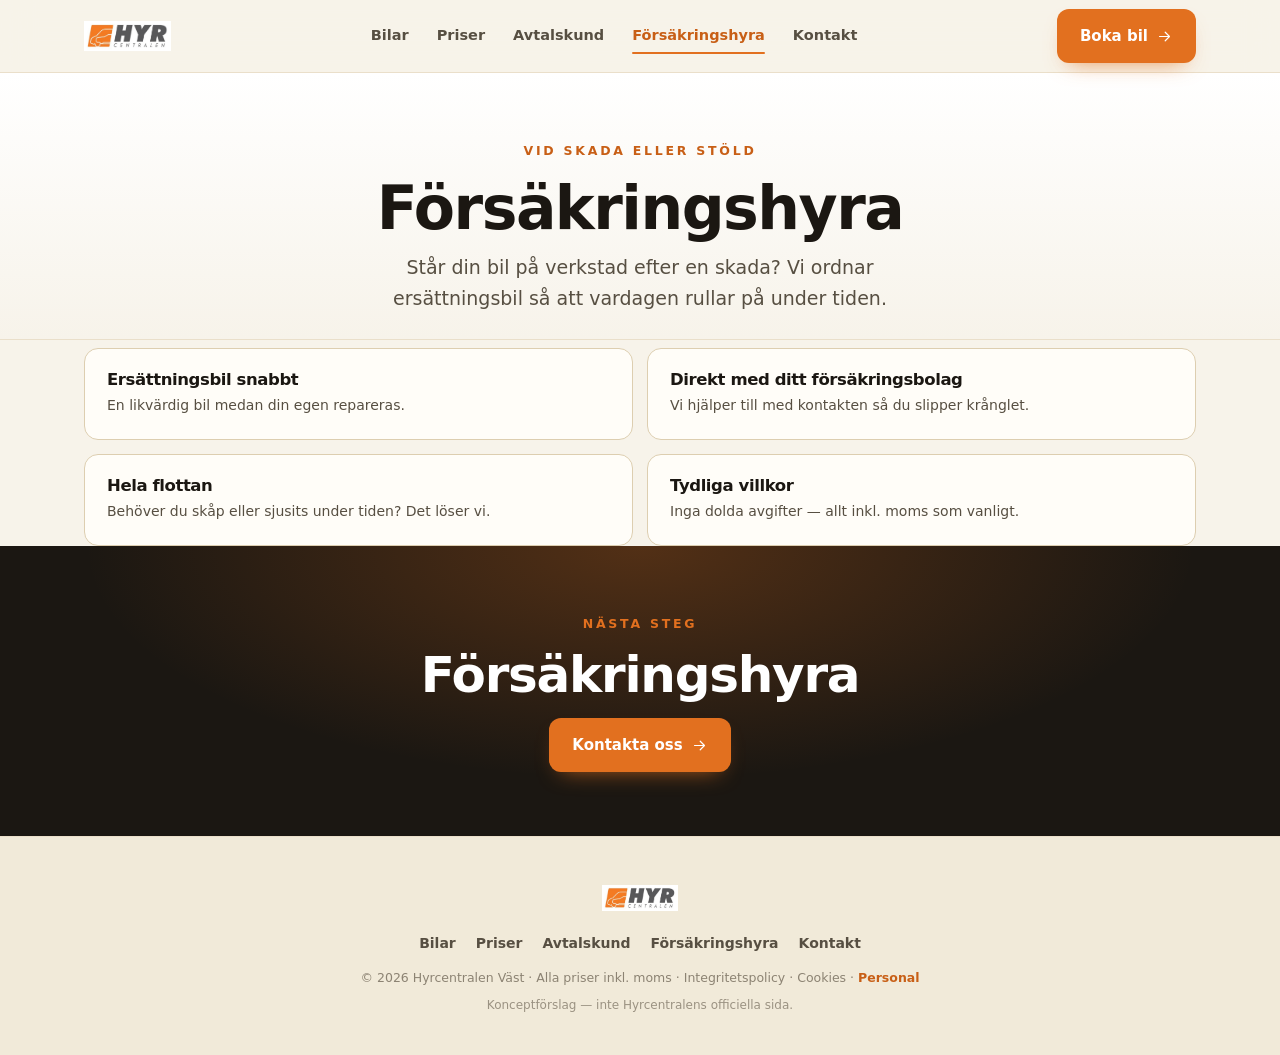
<file: forsakringshyra.html>
<!doctype html><html lang="sv"><head><meta charset="utf-8">
<title>Hyrcentralen — Försäkringshyra</title>
<meta name="viewport" content="width=device-width, initial-scale=1">
<meta name="color-scheme" content="light">
<link rel="stylesheet" href="assets/styles.css">
</head><body>
<header><div class="wrap"><nav>
  <a href="index.html" class="brand"><img class="logo" src="assets/logo.png" alt="Hyrcentralen"></a>
  <div class="navlinks"><a href="bilar.html" class="">Bilar</a><a href="priser.html" class="">Priser</a><a href="avtalskund.html" class="">Avtalskund</a><a href="forsakringshyra.html" class="active">Försäkringshyra</a><a href="kontakt.html" class="">Kontakt</a></div>
  <a class="btn btn-primary nav-cta" href="boka.html">Boka bil <svg viewBox="0 0 24 24" fill="none" stroke="currentColor" stroke-width="1.7" stroke-linecap="round" stroke-linejoin="round"><path d="M5 12h14M13 6l6 6-6 6"/></svg></a>
</nav></div></header>

<section class="phead"><div class="wrap"><span class="eyebrow">Vid skada eller stöld</span><h1>Försäkringshyra</h1><p>Står din bil på verkstad efter en skada? Vi ordnar ersättningsbil så att vardagen rullar på under tiden.</p></div></section>
<section class="wrap" style="padding-top:8px"><div class="vgrid"><div class="vcard"><h3>Ersättningsbil snabbt</h3><p>En likvärdig bil medan din egen repareras.</p></div><div class="vcard"><h3>Direkt med ditt försäkringsbolag</h3><p>Vi hjälper till med kontakten så du slipper krånglet.</p></div><div class="vcard"><h3>Hela flottan</h3><p>Behöver du skåp eller sjusits under tiden? Det löser vi.</p></div><div class="vcard"><h3>Tydliga villkor</h3><p>Inga dolda avgifter — allt inkl. moms som vanligt.</p></div></div></section>
<section class="cta"><div class="wrap in"><span class="eyebrow">Nästa steg</span><h2>Försäkringshyra</h2><a class="btn btn-primary" href="kontakt.html">Kontakta oss <svg viewBox="0 0 24 24" fill="none" stroke="currentColor" stroke-width="1.7" stroke-linecap="round" stroke-linejoin="round"><path d="M5 12h14M13 6l6 6-6 6"/></svg></a></div></section>
<footer><div class="wrap">
  <img class="flogo" src="assets/logo.png" alt="Hyrcentralen">
  <div class="fnav"><a href="bilar.html">Bilar</a><a href="priser.html">Priser</a><a href="avtalskund.html">Avtalskund</a><a href="forsakringshyra.html">Försäkringshyra</a><a href="kontakt.html">Kontakt</a></div>
  <div class="copyr">© 2026 Hyrcentralen Väst · Alla priser inkl. moms · Integritetspolicy · Cookies · <a class="stafflink" href="admin.html">Personal</a></div>
  <div class="concept">Konceptförslag — inte Hyrcentralens officiella sida.</div>
</div></footer>

</body></html>
</file>
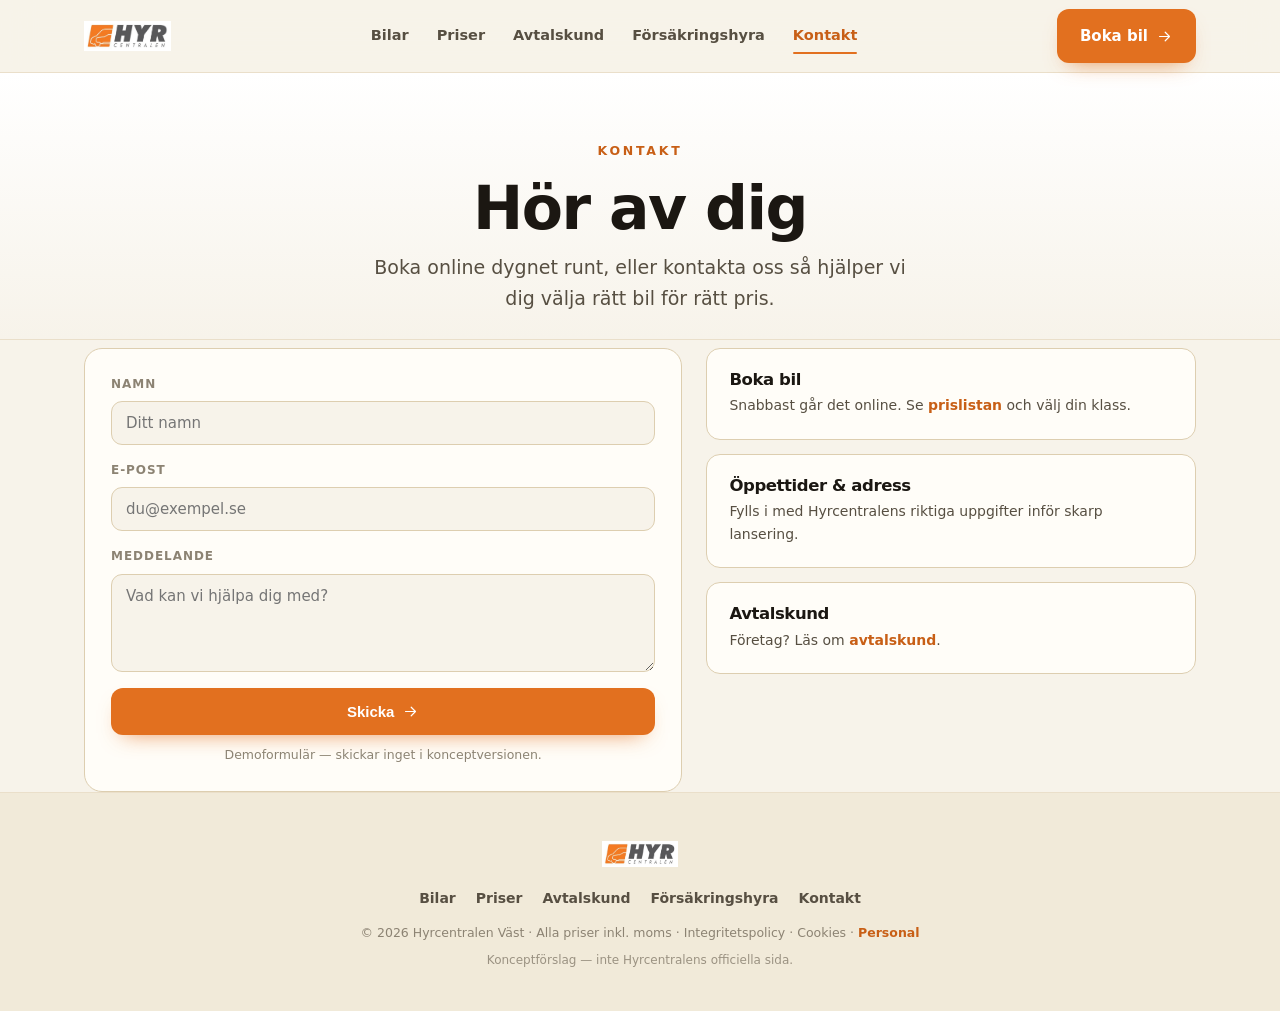
<file: kontakt.html>
<!doctype html><html lang="sv"><head><meta charset="utf-8">
<title>Hyrcentralen — Kontakt</title>
<meta name="viewport" content="width=device-width, initial-scale=1">
<meta name="color-scheme" content="light">
<link rel="stylesheet" href="assets/styles.css">
</head><body>
<header><div class="wrap"><nav>
  <a href="index.html" class="brand"><img class="logo" src="assets/logo.png" alt="Hyrcentralen"></a>
  <div class="navlinks"><a href="bilar.html" class="">Bilar</a><a href="priser.html" class="">Priser</a><a href="avtalskund.html" class="">Avtalskund</a><a href="forsakringshyra.html" class="">Försäkringshyra</a><a href="kontakt.html" class="active">Kontakt</a></div>
  <a class="btn btn-primary nav-cta" href="boka.html">Boka bil <svg viewBox="0 0 24 24" fill="none" stroke="currentColor" stroke-width="1.7" stroke-linecap="round" stroke-linejoin="round"><path d="M5 12h14M13 6l6 6-6 6"/></svg></a>
</nav></div></header>

<section class="phead"><div class="wrap"><span class="eyebrow">Kontakt</span><h1>Hör av dig</h1><p>Boka online dygnet runt, eller kontakta oss så hjälper vi dig välja rätt bil för rätt pris.</p></div></section>
<section class="wrap" style="padding-top:8px"><div class="kontakt">
  <form class="kform" onsubmit="return false" aria-label="Kontaktformulär (demo)">
    <div class="field"><label>Namn</label><input type="text" placeholder="Ditt namn"></div>
    <div class="field"><label>E-post</label><input type="email" placeholder="du@exempel.se"></div>
    <div class="field"><label>Meddelande</label><textarea rows="4" placeholder="Vad kan vi hjälpa dig med?"></textarea></div>
    <button class="btn btn-primary" type="submit">Skicka <svg viewBox="0 0 24 24" fill="none" stroke="currentColor" stroke-width="1.7" stroke-linecap="round" stroke-linejoin="round"><path d="M5 12h14M13 6l6 6-6 6"/></svg></button>
    <p class="demo-note">Demoformulär — skickar inget i konceptversionen.</p>
  </form>
  <div class="kinfo">
    <div class="vcard"><h3>Boka bil</h3><p>Snabbast går det online. Se <a href="priser.html">prislistan</a> och välj din klass.</p></div>
    <div class="vcard"><h3>Öppettider &amp; adress</h3><p>Fylls i med Hyrcentralens riktiga uppgifter inför skarp lansering.</p></div>
    <div class="vcard"><h3>Avtalskund</h3><p>Företag? Läs om <a href="avtalskund.html">avtalskund</a>.</p></div>
  </div>
</div></section>
<footer><div class="wrap">
  <img class="flogo" src="assets/logo.png" alt="Hyrcentralen">
  <div class="fnav"><a href="bilar.html">Bilar</a><a href="priser.html">Priser</a><a href="avtalskund.html">Avtalskund</a><a href="forsakringshyra.html">Försäkringshyra</a><a href="kontakt.html">Kontakt</a></div>
  <div class="copyr">© 2026 Hyrcentralen Väst · Alla priser inkl. moms · Integritetspolicy · Cookies · <a class="stafflink" href="admin.html">Personal</a></div>
  <div class="concept">Konceptförslag — inte Hyrcentralens officiella sida.</div>
</div></footer>

</body></html>
</file>
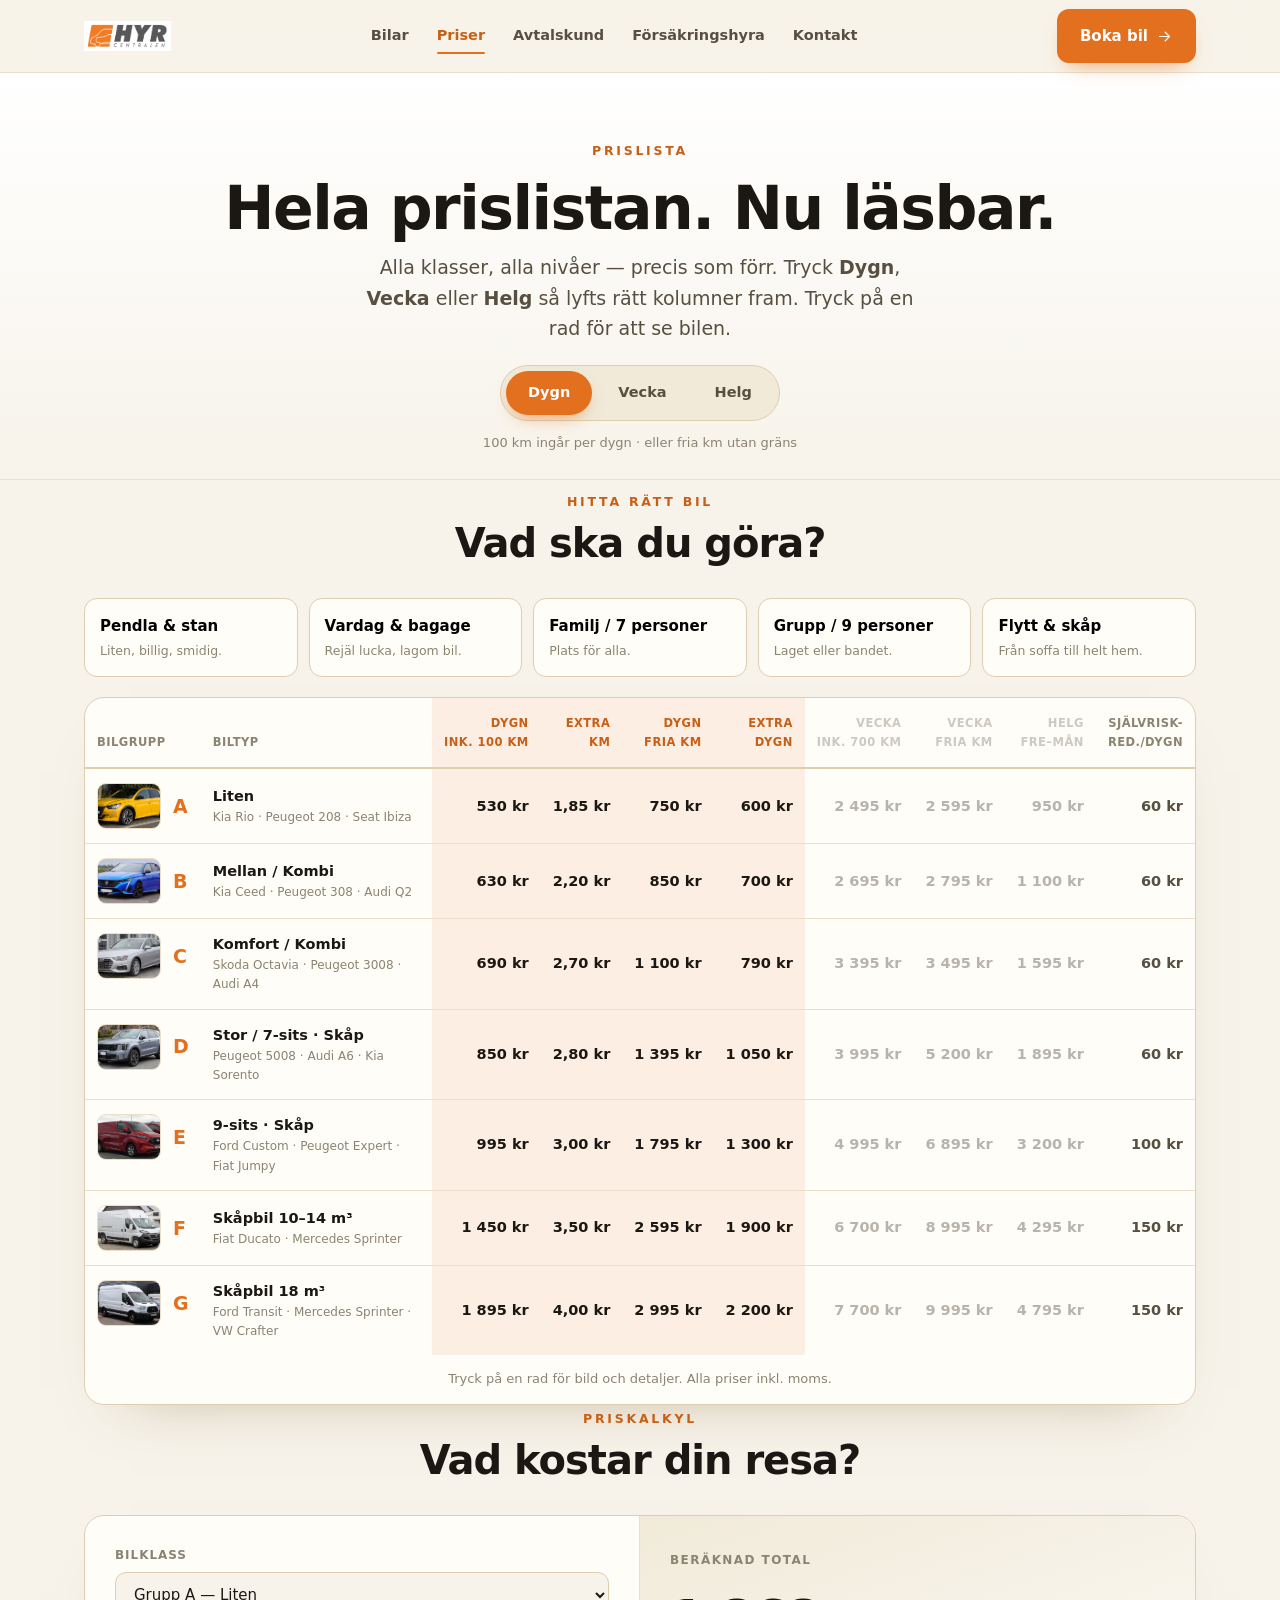
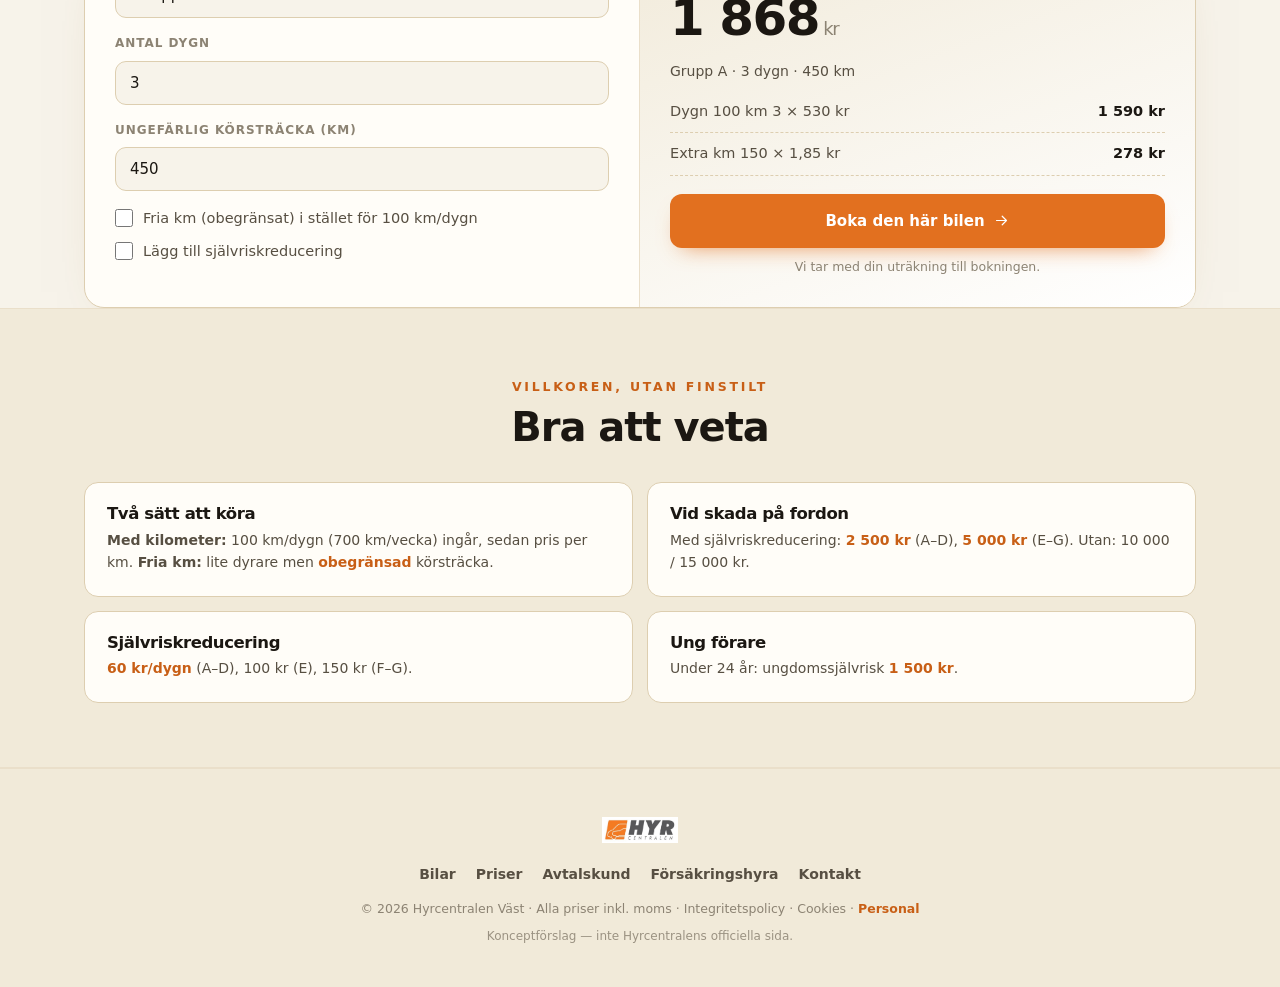
<file: priser.html>
<!doctype html><html lang="sv"><head><meta charset="utf-8">
<title>Hyrcentralen — Priser</title>
<meta name="viewport" content="width=device-width, initial-scale=1">
<meta name="color-scheme" content="light">
<link rel="stylesheet" href="assets/styles.css">
</head><body>
<header><div class="wrap"><nav>
  <a href="index.html" class="brand"><img class="logo" src="assets/logo.png" alt="Hyrcentralen"></a>
  <div class="navlinks"><a href="bilar.html" class="">Bilar</a><a href="priser.html" class="active">Priser</a><a href="avtalskund.html" class="">Avtalskund</a><a href="forsakringshyra.html" class="">Försäkringshyra</a><a href="kontakt.html" class="">Kontakt</a></div>
  <a class="btn btn-primary nav-cta" href="boka.html">Boka bil <svg viewBox="0 0 24 24" fill="none" stroke="currentColor" stroke-width="1.7" stroke-linecap="round" stroke-linejoin="round"><path d="M5 12h14M13 6l6 6-6 6"/></svg></a>
</nav></div></header>

<section class="phead"><div class="wrap"><span class="eyebrow">Prislista</span><h1>Hela prislistan. Nu läsbar.</h1><p>Alla klasser, alla nivåer — precis som förr. Tryck <b>Dygn</b>, <b>Vecka</b> eller <b>Helg</b> så lyfts rätt kolumner fram. Tryck på en rad för att se bilen.</p>
  <div class="toggle-wrap"><div class="toggle"><button class="on" data-dur="daily">Dygn</button><button data-dur="week">Vecka</button><button data-dur="weekend">Helg</button></div><span class="toggle-note" id="durNote">100 km ingår per dygn · eller fria km utan gräns</span></div>
</div></section>

<section class="wrap" style="padding-top:8px"><div class="sec-head center"><span class="eyebrow">Hitta rätt bil</span><h2>Vad ska du göra?</h2></div>
  <div class="scen-grid"><button class="scen" data-groups="A"><span class="scen-t">Pendla &amp; stan</span><span class="scen-d">Liten, billig, smidig.</span></button><button class="scen" data-groups="B,C"><span class="scen-t">Vardag &amp; bagage</span><span class="scen-d">Rejäl lucka, lagom bil.</span></button><button class="scen" data-groups="D"><span class="scen-t">Familj / 7 personer</span><span class="scen-d">Plats för alla.</span></button><button class="scen" data-groups="E"><span class="scen-t">Grupp / 9 personer</span><span class="scen-d">Laget eller bandet.</span></button><button class="scen" data-groups="F,G"><span class="scen-t">Flytt &amp; skåp</span><span class="scen-d">Från soffa till helt hem.</span></button></div><div class="finder-clear"><button id="clearFinder">✕ Visa alla igen</button></div>
</section>

<section class="wrap" style="padding-top:6px"><div class="tablewrap"><div class="tscroll"><table>
  <thead><tr><th>Bilgrupp</th><th>Biltyp</th><th data-col="d100">Dygn<br>ink. 100 km</th><th data-col="exkm">Extra<br>km</th><th data-col="dfri">Dygn<br>fria km</th><th data-col="exdygn">Extra<br>dygn</th><th data-col="v700">Vecka<br>ink. 700 km</th><th data-col="vfri">Vecka<br>fria km</th><th data-col="weekend">Helg<br>fre–mån</th><th data-col="self">Självrisk-<br>red./dygn</th></tr></thead><tbody><tr data-g="A" tabindex="0"><th scope="row" class="grpcell"><img class="thumb" src="assets/car-A.jpg" alt="Kia Rio · Peugeot 208 · Seat Ibiza"><span class="glet">A</span></th>
      <td class="typecell"><div class="btype">Liten</div><div class="bmodel">Kia Rio · Peugeot 208 · Seat Ibiza</div></td><td class="num" data-col="d100">530 kr</td><td class="num" data-col="exkm">1,85 kr</td><td class="num" data-col="dfri">750 kr</td><td class="num" data-col="exdygn">600 kr</td><td class="num" data-col="v700">2 495 kr</td><td class="num" data-col="vfri">2 595 kr</td><td class="num" data-col="weekend">950 kr</td><td class="num" data-col="self">60 kr</td></tr><tr data-g="B" tabindex="0"><th scope="row" class="grpcell"><img class="thumb" src="assets/car-B.jpg" alt="Kia Ceed · Peugeot 308 · Audi Q2"><span class="glet">B</span></th>
      <td class="typecell"><div class="btype">Mellan / Kombi</div><div class="bmodel">Kia Ceed · Peugeot 308 · Audi Q2</div></td><td class="num" data-col="d100">630 kr</td><td class="num" data-col="exkm">2,20 kr</td><td class="num" data-col="dfri">850 kr</td><td class="num" data-col="exdygn">700 kr</td><td class="num" data-col="v700">2 695 kr</td><td class="num" data-col="vfri">2 795 kr</td><td class="num" data-col="weekend">1 100 kr</td><td class="num" data-col="self">60 kr</td></tr><tr data-g="C" tabindex="0"><th scope="row" class="grpcell"><img class="thumb" src="assets/car-C.jpg" alt="Skoda Octavia · Peugeot 3008 · Audi A4"><span class="glet">C</span></th>
      <td class="typecell"><div class="btype">Komfort / Kombi</div><div class="bmodel">Skoda Octavia · Peugeot 3008 · Audi A4</div></td><td class="num" data-col="d100">690 kr</td><td class="num" data-col="exkm">2,70 kr</td><td class="num" data-col="dfri">1 100 kr</td><td class="num" data-col="exdygn">790 kr</td><td class="num" data-col="v700">3 395 kr</td><td class="num" data-col="vfri">3 495 kr</td><td class="num" data-col="weekend">1 595 kr</td><td class="num" data-col="self">60 kr</td></tr><tr data-g="D" tabindex="0"><th scope="row" class="grpcell"><img class="thumb" src="assets/car-D.jpg" alt="Peugeot 5008 · Audi A6 · Kia Sorento"><span class="glet">D</span></th>
      <td class="typecell"><div class="btype">Stor / 7-sits · Skåp</div><div class="bmodel">Peugeot 5008 · Audi A6 · Kia Sorento</div></td><td class="num" data-col="d100">850 kr</td><td class="num" data-col="exkm">2,80 kr</td><td class="num" data-col="dfri">1 395 kr</td><td class="num" data-col="exdygn">1 050 kr</td><td class="num" data-col="v700">3 995 kr</td><td class="num" data-col="vfri">5 200 kr</td><td class="num" data-col="weekend">1 895 kr</td><td class="num" data-col="self">60 kr</td></tr><tr data-g="E" tabindex="0"><th scope="row" class="grpcell"><img class="thumb" src="assets/car-E.jpg" alt="Ford Custom · Peugeot Expert · Fiat Jumpy"><span class="glet">E</span></th>
      <td class="typecell"><div class="btype">9-sits · Skåp</div><div class="bmodel">Ford Custom · Peugeot Expert · Fiat Jumpy</div></td><td class="num" data-col="d100">995 kr</td><td class="num" data-col="exkm">3,00 kr</td><td class="num" data-col="dfri">1 795 kr</td><td class="num" data-col="exdygn">1 300 kr</td><td class="num" data-col="v700">4 995 kr</td><td class="num" data-col="vfri">6 895 kr</td><td class="num" data-col="weekend">3 200 kr</td><td class="num" data-col="self">100 kr</td></tr><tr data-g="F" tabindex="0"><th scope="row" class="grpcell"><img class="thumb" src="assets/car-F.jpg" alt="Fiat Ducato · Mercedes Sprinter"><span class="glet">F</span></th>
      <td class="typecell"><div class="btype">Skåpbil 10–14 m³</div><div class="bmodel">Fiat Ducato · Mercedes Sprinter</div></td><td class="num" data-col="d100">1 450 kr</td><td class="num" data-col="exkm">3,50 kr</td><td class="num" data-col="dfri">2 595 kr</td><td class="num" data-col="exdygn">1 900 kr</td><td class="num" data-col="v700">6 700 kr</td><td class="num" data-col="vfri">8 995 kr</td><td class="num" data-col="weekend">4 295 kr</td><td class="num" data-col="self">150 kr</td></tr><tr data-g="G" tabindex="0"><th scope="row" class="grpcell"><img class="thumb" src="assets/car-G.jpg" alt="Ford Transit · Mercedes Sprinter · VW Crafter"><span class="glet">G</span></th>
      <td class="typecell"><div class="btype">Skåpbil 18 m³</div><div class="bmodel">Ford Transit · Mercedes Sprinter · VW Crafter</div></td><td class="num" data-col="d100">1 895 kr</td><td class="num" data-col="exkm">4,00 kr</td><td class="num" data-col="dfri">2 995 kr</td><td class="num" data-col="exdygn">2 200 kr</td><td class="num" data-col="v700">7 700 kr</td><td class="num" data-col="vfri">9 995 kr</td><td class="num" data-col="weekend">4 795 kr</td><td class="num" data-col="self">150 kr</td></tr></tbody>
</table></div><div class="thint"><span class="rowhint">Svep i sidled för fler kolumner · </span>Tryck på en rad för bild och detaljer. Alla priser inkl. moms.</div></div></section>

<section class="wrap" id="kalkyl"><div class="sec-head center"><span class="eyebrow">Priskalkyl</span><h2>Vad kostar din resa?</h2></div>
  <div class="calc"><div class="calc-in">
    <div class="field"><label>Bilklass</label><select id="cGroup"><option value="A">Grupp A — Liten</option><option value="B">Grupp B — Mellan / Kombi</option><option value="C">Grupp C — Komfort / Kombi</option><option value="D">Grupp D — Stor / 7-sits</option><option value="E">Grupp E — 9-sits</option><option value="F">Grupp F — Skåpbil 10–14 m³</option><option value="G">Grupp G — Skåpbil 18 m³</option></select></div>
    <div class="field"><label>Antal dygn</label><input id="cDays" type="number" min="1" value="3"></div>
    <div class="field"><label>Ungefärlig körsträcka (km)</label><input id="cKm" type="number" min="0" step="10" value="450"></div>
    <label class="chkrow"><input id="cFri" type="checkbox"> Fria km (obegränsat) i stället för 100 km/dygn</label>
    <label class="chkrow"><input id="cRed" type="checkbox"> Lägg till självriskreducering</label>
  </div><div class="calc-out"><span class="lbl">Beräknad total</span><div class="calc-total"><span id="cTotal">0</span><small> kr</small></div>
    <div class="calc-sub" id="cSummary"></div><ul class="break" id="cBreak"></ul><div class="hint" id="cHint"></div>
    <a class="btn btn-primary" id="cBook" href="boka.html" style="width:100%;justify-content:center;margin-top:18px">Boka den här bilen <svg viewBox="0 0 24 24" fill="none" stroke="currentColor" stroke-width="1.7" stroke-linecap="round" stroke-linejoin="round"><path d="M5 12h14M13 6l6 6-6 6"/></svg></a>
    <p class="calcnote">Vi tar med din uträkning till bokningen.</p></div></div>
</section>

<section class="band"><div class="wrap"><div class="sec-head center"><span class="eyebrow">Villkoren, utan finstilt</span><h2>Bra att veta</h2></div>
  <div class="vgrid">
    <div class="vcard"><h3>Två sätt att köra</h3><p><b>Med kilometer:</b> 100 km/dygn (700 km/vecka) ingår, sedan pris per km. <b>Fria km:</b> lite dyrare men <span class="k">obegränsad</span> körsträcka.</p></div>
    <div class="vcard"><h3>Vid skada på fordon</h3><p>Med självriskreducering: <span class="k">2 500 kr</span> (A–D), <span class="k">5 000 kr</span> (E–G). Utan: 10 000 / 15 000 kr.</p></div>
    <div class="vcard"><h3>Självriskreducering</h3><p><span class="k">60 kr/dygn</span> (A–D), 100 kr (E), 150 kr (F–G).</p></div>
    <div class="vcard"><h3>Ung förare</h3><p>Under 24 år: ungdomssjälvrisk <span class="k">1 500 kr</span>.</p></div>
  </div></div></section>
<div class="overlay" id="ov"><div class="modal" id="modal"></div></div>

<footer><div class="wrap">
  <img class="flogo" src="assets/logo.png" alt="Hyrcentralen">
  <div class="fnav"><a href="bilar.html">Bilar</a><a href="priser.html">Priser</a><a href="avtalskund.html">Avtalskund</a><a href="forsakringshyra.html">Försäkringshyra</a><a href="kontakt.html">Kontakt</a></div>
  <div class="copyr">© 2026 Hyrcentralen Väst · Alla priser inkl. moms · Integritetspolicy · Cookies · <a class="stafflink" href="admin.html">Personal</a></div>
  <div class="concept">Konceptförslag — inte Hyrcentralens officiella sida.</div>
</div></footer>
<script>
const DATA={"A": {"biltyp": "Liten", "model": "Kia Rio · Peugeot 208 · Seat Ibiza", "d100": 530, "exkm": 1.85, "dfri": 750, "exdygn": 600, "v700": 2495, "vfri": 2595, "weekend": 950, "selfRed": 60, "liabRed": 2500, "liab": 10000}, "B": {"biltyp": "Mellan / Kombi", "model": "Kia Ceed · Peugeot 308 · Audi Q2", "d100": 630, "exkm": 2.2, "dfri": 850, "exdygn": 700, "v700": 2695, "vfri": 2795, "weekend": 1100, "selfRed": 60, "liabRed": 2500, "liab": 10000}, "C": {"biltyp": "Komfort / Kombi", "model": "Skoda Octavia · Peugeot 3008 · Audi A4", "d100": 690, "exkm": 2.7, "dfri": 1100, "exdygn": 790, "v700": 3395, "vfri": 3495, "weekend": 1595, "selfRed": 60, "liabRed": 2500, "liab": 10000}, "D": {"biltyp": "Stor / 7-sits · Skåp", "model": "Peugeot 5008 · Audi A6 · Kia Sorento", "d100": 850, "exkm": 2.8, "dfri": 1395, "exdygn": 1050, "v700": 3995, "vfri": 5200, "weekend": 1895, "selfRed": 60, "liabRed": 2500, "liab": 10000}, "E": {"biltyp": "9-sits · Skåp", "model": "Ford Custom · Peugeot Expert · Fiat Jumpy", "d100": 995, "exkm": 3.0, "dfri": 1795, "exdygn": 1300, "v700": 4995, "vfri": 6895, "weekend": 3200, "selfRed": 100, "liabRed": 5000, "liab": 15000}, "F": {"biltyp": "Skåpbil 10–14 m³", "model": "Fiat Ducato · Mercedes Sprinter", "d100": 1450, "exkm": 3.5, "dfri": 2595, "exdygn": 1900, "v700": 6700, "vfri": 8995, "weekend": 4295, "selfRed": 150, "liabRed": 5000, "liab": 15000}, "G": {"biltyp": "Skåpbil 18 m³", "model": "Ford Transit · Mercedes Sprinter · VW Crafter", "d100": 1895, "exkm": 4.0, "dfri": 2995, "exdygn": 2200, "v700": 7700, "vfri": 9995, "weekend": 4795, "selfRed": 150, "liabRed": 5000, "liab": 15000}};const kr=n=>Math.round(n).toLocaleString('sv-SE');const dec=x=>x.toFixed(2).replace('.',',');
const COLDUR={daily:['d100','exkm','dfri','exdygn'],week:['v700','vfri'],weekend:['weekend']};
const note={daily:'100 km ingår per dygn · eller fria km utan gräns',week:'700 km ingår per vecka · eller fria km utan gräns',weekend:'Fredag e.m. till måndag 07:00 · fast helgpris'};
function setDur(dur){const hot=COLDUR[dur];document.querySelectorAll('[data-col]').forEach(c=>{const on=hot.includes(c.dataset.col),self=c.dataset.col==='self';c.classList.toggle('hot',on);c.classList.toggle('cool',!on&&!self);});document.getElementById('durNote').textContent=note[dur];}
document.querySelectorAll('.toggle button').forEach(b=>b.addEventListener('click',()=>{document.querySelectorAll('.toggle button').forEach(x=>x.classList.remove('on'));b.classList.add('on');setDur(b.dataset.dur);}));setDur('daily');
let active=null;
document.querySelectorAll('.scen').forEach(s=>s.addEventListener('click',()=>{if(active===s){clearFinder();return;}active=s;const g=s.dataset.groups.split(',');document.querySelectorAll('.scen').forEach(x=>x.classList.toggle('on',x===s));document.querySelectorAll('tbody tr').forEach(tr=>{const hit=g.includes(tr.dataset.g);tr.classList.toggle('hit',hit);tr.classList.toggle('dim',!hit);});document.getElementById('clearFinder').style.display='inline';document.querySelector('.tablewrap').scrollIntoView({behavior:'smooth',block:'center'});}));
function clearFinder(){active=null;document.querySelectorAll('.scen').forEach(x=>x.classList.remove('on'));document.querySelectorAll('tbody tr').forEach(tr=>tr.classList.remove('hit','dim'));document.getElementById('clearFinder').style.display='none';}
document.getElementById('clearFinder').addEventListener('click',clearFinder);
const ov=document.getElementById('ov'),modal=document.getElementById('modal');
function openG(gk){const d=DATA[gk];modal.innerHTML=`<div class="m-img"><img class="mimg" src="assets/car-${gk}.jpg" alt="${d.model}"><button class="m-close" aria-label="Stäng">×</button><span class="m-grp">Grupp ${gk}</span></div><div class="m-body"><h3>${d.biltyp}</h3><div class="m-model">${d.model}</div><div class="m-tiers"><div class="tier"><div class="tl">Dygn · 100 km</div><div class="tp">${kr(d.d100)} kr</div><div class="ts">sedan ${dec(d.exkm)} kr/km</div></div><div class="tier"><div class="tl">Dygn · fria km</div><div class="tp">${kr(d.dfri)} kr</div><div class="ts">obegränsad körsträcka</div></div><div class="tier"><div class="tl">Vecka · 700 km</div><div class="tp">${kr(d.v700)} kr</div><div class="ts">sedan ${dec(d.exkm)} kr/km</div></div><div class="tier"><div class="tl">Vecka · fria km</div><div class="tp">${kr(d.vfri)} kr</div><div class="ts">obegränsad körsträcka</div></div></div><ul class="m-list"><li><span>Helgpaket (fre–mån)</span><b>${kr(d.weekend)} kr</b></li><li><span>Extra dygn</span><b>${kr(d.exdygn)} kr</b></li><li><span>Självriskreducering</span><b>${kr(d.selfRed)} kr/dygn</b></li><li><span>Självrisk (med / utan red.)</span><b>${kr(d.liabRed)} / ${kr(d.liab)} kr</b></li></ul><a class="btn btn-primary" href="boka.html?grupp=${gk}">Boka grupp ${gk} →</a></div>`;ov.classList.add('open');document.body.style.overflow='hidden';modal.querySelector('.m-close').addEventListener('click',closeOv);}
function closeOv(){ov.classList.remove('open');document.body.style.overflow='';}
ov.addEventListener('click',e=>{if(e.target===ov)closeOv();});document.addEventListener('keydown',e=>{if(e.key==='Escape')closeOv();});
document.querySelectorAll('tbody tr').forEach(tr=>{tr.addEventListener('click',()=>openG(tr.dataset.g));tr.addEventListener('keydown',e=>{if(e.key==='Enter'||e.key===' '){e.preventDefault();openG(tr.dataset.g);}});});
const el=['cGroup','cDays','cKm','cFri','cRed'].map(i=>document.getElementById(i));
function calc(){const d=DATA[el[0].value],days=Math.max(1,parseInt(el[1].value)||1),km=Math.max(0,parseInt(el[2].value)||0);const fri=el[3].checked,red=el[4].checked;let base,exCost=0,rows=[];if(fri){base=d.dfri*days;rows.push([`Dygn fria km ${days} × ${kr(d.dfri)} kr`,base]);}else{base=d.d100*days;const incl=100*days,over=Math.max(0,km-incl);exCost=over*d.exkm;rows.push([`Dygn 100 km ${days} × ${kr(d.d100)} kr`,base]);rows.push([`Extra km ${over} × ${dec(d.exkm)} kr`,exCost]);}const redCost=red?d.selfRed*days:0;if(red)rows.push([`Självriskreducering ${days} × ${kr(d.selfRed)} kr`,redCost]);const total=base+exCost+redCost;document.getElementById('cTotal').textContent=kr(total);document.getElementById('cSummary').textContent=`Grupp ${el[0].value} · ${days} dygn · ${fri?'fria km':km+' km'}`;document.getElementById('cBreak').innerHTML=rows.map(r=>`<li><span>${r[0]}</span><b>${kr(r[1])} kr</b></li>`).join('');const h=document.getElementById('cHint');if(days>=7){h.className='hint show';h.textContent=`Tips: vid 7+ dygn kan veckopriset ${kr(d.v700)} kr (700 km) eller ${kr(d.vfri)} kr (fria km) bli billigare.`;}else h.className='hint';
document.getElementById('cBook').href='boka.html?grupp='+el[0].value+'&dagar='+days+'&km='+km+(fri?'&fri=1':'')+(red?'&self=1':'');}
el.forEach(e=>e.addEventListener('input',calc));calc();
</script>
</body></html>
</file>
<file: assets/styles.css>
:root{
  --bg:#f7f3ea;--bg2:#f1ead9;--surface:#fffdf8;--ink:#1b1712;--ink2:#574f42;--muted:#8c8373;
  --line:#eadfca;--line2:#ddceb0;--accent:#e2701f;--accentd:#c85f16;--on:#fff;--sand:#a9772f;--shadow:120,90,40;
  --hot:rgba(226,112,31,.10);--f:-apple-system,BlinkMacSystemFont,"SF Pro Display","Segoe UI",Inter,system-ui,sans-serif;--max:1160px;
  --car-A:url(car-A.jpg);--car-B:url(car-B.jpg);--car-C:url(car-C.jpg);--car-D:url(car-D.jpg);
  --car-E:url(car-E.jpg);--car-F:url(car-F.jpg);--car-G:url(car-G.jpg);
}
*{box-sizing:border-box;margin:0;padding:0}
html{scroll-behavior:smooth}
body{background:var(--bg);color:var(--ink);font-family:var(--f);-webkit-font-smoothing:antialiased;font-size:16px;line-height:1.6}
.imgfill{width:100%;height:100%;background-size:cover;background-position:center 55%;background-repeat:no-repeat}
a{color:inherit;text-decoration:none}
.wrap{max-width:var(--max);margin:0 auto;padding:0 24px}
.eyebrow{font-size:12.5px;letter-spacing:.22em;text-transform:uppercase;color:var(--accentd);font-weight:700}
.kicker{font-size:11px;letter-spacing:.14em;text-transform:uppercase;color:var(--sand);font-weight:700}
h1,h2,h3{letter-spacing:-.025em;line-height:1.06;font-weight:640;text-wrap:balance}
.btn{display:inline-flex;align-items:center;gap:8px;font-weight:640;font-size:15px;padding:14px 22px;border-radius:12px;border:1.5px solid transparent;cursor:pointer;transition:transform .18s,background .18s,border-color .18s,color .18s}
.btn svg{width:17px;height:17px}
.btn-primary{background:var(--accent);color:var(--on);box-shadow:0 10px 22px -12px rgba(226,112,31,.8)}
.btn-primary:hover{background:var(--accentd);transform:translateY(-2px)}
.btn-ghost{background:var(--surface);border-color:var(--line2);color:var(--ink)}
.btn-ghost:hover{border-color:var(--accent);color:var(--accentd);transform:translateY(-2px)}
.btn-glass{background:rgba(255,255,255,.14);border-color:rgba(255,255,255,.5);color:#fff;backdrop-filter:blur(6px)}
.btn-glass:hover{background:rgba(255,255,255,.24);transform:translateY(-2px)}

/* NAV */
header{position:sticky;top:0;z-index:60;background:rgba(247,243,234,.82);backdrop-filter:blur(16px);border-bottom:1px solid var(--line)}
nav{display:flex;align-items:center;justify-content:space-between;height:72px;gap:18px}
nav .logo{height:30px;display:block}
.navlinks{display:flex;gap:28px;font-size:14.5px;color:var(--ink2);font-weight:560}
.navlinks a{position:relative;padding:6px 0;white-space:nowrap;transition:color .15s}
.navlinks a::after{content:"";position:absolute;left:0;bottom:0;height:2px;width:0;background:var(--accent);border-radius:2px;transition:width .22s}
.navlinks a:hover{color:var(--ink)}.navlinks a:hover::after,.navlinks a.active::after{width:100%}
.navlinks a.active{color:var(--accentd)}
@media(max-width:940px){.navlinks{display:none}.nav-cta{display:none}}

/* LANDING HERO (deras skogsväg) */
.lhero{position:relative;min-height:86vh;display:flex;align-items:center;color:#fff;text-align:center;
  background:linear-gradient(180deg,rgba(18,16,12,.34),rgba(18,16,12,.62)),url(hero.jpg);
  background-size:cover;background-position:center 40%}
.lhero-in{position:relative;padding:80px 24px}
.leyebrow{font-size:13px;letter-spacing:.28em;text-transform:uppercase;color:#f0c9a0;font-weight:700}
.lhero h1{font-size:clamp(52px,10vw,120px);font-weight:720;letter-spacing:-.03em;margin:16px 0 18px;text-shadow:0 4px 30px rgba(0,0,0,.35)}
.lhero p{font-size:clamp(17px,2vw,21px);color:#f3ece1;max-width:40ch;margin:0 auto 30px}
.lhero-cta{display:flex;gap:14px;justify-content:center;flex-wrap:wrap}

/* SUBPAGE HERO */
.phead{padding:64px 0 26px;text-align:center;border-bottom:1px solid var(--line);background:linear-gradient(180deg,#fff,var(--bg))}
.phead h1{font-size:clamp(34px,5vw,60px);margin:14px 0 12px}
.phead p{color:var(--ink2);font-size:clamp(16px,1.7vw,19px);max-width:46ch;margin:0 auto}

section{padding:64px 0}
.sec-head{max-width:640px;margin:0 auto 34px}
.sec-head.center{text-align:center}
.sec-head h2{font-size:clamp(26px,3.4vw,40px);margin:8px 0 8px}
.sec-head p{color:var(--ink2)}

/* FLEET GRID */
.grid{display:grid;grid-template-columns:repeat(3,1fr);gap:18px}
@media(max-width:900px){.grid{grid-template-columns:repeat(2,1fr)}}
@media(max-width:560px){.grid{grid-template-columns:1fr}}
.car{background:var(--surface);border:1px solid var(--line);border-radius:18px;overflow:hidden;min-width:0;transition:transform .22s cubic-bezier(.2,.7,.2,1),box-shadow .22s,border-color .22s}
.car:hover{transform:translateY(-6px);box-shadow:0 28px 48px -30px rgba(var(--shadow),.5);border-color:var(--line2)}
.car .ph{position:relative;height:200px;overflow:hidden;background:linear-gradient(160deg,var(--bg2),#fff)}
.car .ph .cimg{width:100%;height:100%;object-fit:cover;object-position:center 55%;display:block;transition:transform .6s cubic-bezier(.2,.7,.2,1)}
.car:hover .ph .cimg{transform:scale(1.06)}
.car .grp{position:absolute;top:13px;left:13px;width:30px;height:30px;border-radius:9px;display:grid;place-items:center;font-size:14px;font-weight:800;color:#fff;background:var(--accent)}
.car .cbody{padding:20px}
.car h3{font-size:19px;font-weight:640;margin:2px 0 3px}
.car .cmodel{color:var(--muted);font-size:13.5px}
.car .crow{display:flex;align-items:center;justify-content:space-between;margin-top:16px;padding-top:15px;border-top:1px solid var(--line)}
.price .n{font-size:27px;font-weight:680;letter-spacing:-.02em;font-variant-numeric:tabular-nums}
.price .u{color:var(--muted);font-size:13px}
.car .go{width:42px;height:42px;border-radius:11px;background:var(--bg);display:grid;place-items:center;color:var(--accentd);transition:.18s}
.car .go svg{width:18px;height:18px}
.car:hover .go{background:var(--accent);color:#fff}
.fleet-note{text-align:center;color:var(--muted);font-size:14.5px;margin-top:22px}
.fleet-note a{color:var(--accentd);font-weight:600}

/* BAND / WHY */
.band{background:var(--bg2);border-top:1px solid var(--line);border-bottom:1px solid var(--line)}
.why{display:grid;grid-template-columns:repeat(4,1fr);gap:16px}
@media(max-width:820px){.why{grid-template-columns:1fr 1fr}}
.w{background:var(--surface);border:1px solid var(--line2);border-radius:16px;padding:22px}
.w .ic{width:40px;height:40px;color:var(--accent);margin-bottom:14px}
.w .ic svg{width:26px;height:26px}
.w h3{font-size:16.5px;font-weight:640;margin-bottom:6px}
.w p{color:var(--ink2);font-size:13.5px}

/* BILGRUPPER — modeller per grupp */
.gdgrid{display:grid;grid-template-columns:repeat(2,1fr);gap:14px}
@media(max-width:680px){.gdgrid{grid-template-columns:1fr}}
.gdcard{background:var(--surface);border:1px solid var(--line2);border-radius:16px;padding:20px}
.gd-head{display:flex;align-items:center;gap:14px;margin-bottom:12px;padding-bottom:12px;border-bottom:1px solid var(--line)}
.gd-let{width:38px;height:38px;flex:none;border-radius:10px;background:var(--accent);color:#fff;display:grid;place-items:center;font-weight:800;font-size:17px}
.gd-typ{font-size:16.5px;font-weight:640}
.gd-sub{font-size:11.5px;letter-spacing:.1em;text-transform:uppercase;color:var(--muted);font-weight:600}
.gd-row{display:grid;grid-template-columns:104px 1fr;gap:12px;padding:7px 0;font-size:14px}
.gd-k{color:var(--accentd);font-weight:700}
.gd-v{color:var(--ink2)}
@media(max-width:420px){.gd-row{grid-template-columns:1fr;gap:2px}}

/* STEPS */
.steps{display:grid;grid-template-columns:repeat(3,1fr);gap:26px;position:relative}
.steps::before{content:"";position:absolute;top:19px;left:8%;right:8%;height:2px;background:linear-gradient(90deg,var(--line2),var(--accent),var(--line2))}
.step{position:relative}
.step .no{width:40px;height:40px;border-radius:50%;background:var(--accent);color:#fff;display:grid;place-items:center;font-weight:700;font-size:16px;margin-bottom:16px;box-shadow:0 0 0 6px var(--bg)}
.step h3{font-size:20px;font-weight:640;margin-bottom:8px}
.step p{color:var(--ink2);font-size:15px}
@media(max-width:760px){.steps{grid-template-columns:1fr;gap:20px}.steps::before{display:none}}

/* TOGGLE */
.toggle-wrap{text-align:center;margin-top:22px}
.toggle{display:inline-flex;background:var(--bg2);border:1px solid var(--line2);border-radius:999px;padding:5px;gap:4px}
.toggle button{border:0;background:transparent;font:inherit;font-weight:640;font-size:14.5px;color:var(--ink2);padding:10px 22px;border-radius:999px;cursor:pointer;transition:.18s}
.toggle button.on{background:var(--accent);color:#fff;box-shadow:0 8px 18px -8px rgba(226,112,31,.7)}
.toggle-note{display:block;color:var(--muted);font-size:13px;margin-top:12px}

/* FINDER */
.scen-grid{display:grid;grid-template-columns:repeat(5,1fr);gap:11px}
@media(max-width:900px){.scen-grid{grid-template-columns:repeat(2,1fr)}}
@media(max-width:520px){.scen-grid{grid-template-columns:1fr}}
.scen{text-align:left;background:var(--surface);border:1px solid var(--line2);border-radius:13px;padding:15px;cursor:pointer;transition:.18s;font:inherit}
.scen:hover{transform:translateY(-3px);border-color:var(--accent)}
.scen.on{border-color:var(--accent);background:linear-gradient(180deg,#fff,var(--bg2));box-shadow:0 14px 26px -18px rgba(var(--shadow),.5)}
.scen-t{display:block;font-weight:660;font-size:15px;margin-bottom:3px}
.scen-d{display:block;color:var(--muted);font-size:12.5px}
.finder-clear{text-align:center;margin-top:14px}
.finder-clear button{background:none;border:0;color:var(--accentd);font:inherit;font-weight:600;cursor:pointer;font-size:14px;display:none}

/* TABLE */
.tablewrap{background:var(--surface);border:1px solid var(--line2);border-radius:20px;box-shadow:0 30px 60px -46px rgba(var(--shadow),.5);overflow:hidden}
.tscroll{overflow-x:auto}
table{width:100%;border-collapse:collapse;min-width:860px}
thead th{font-size:11.5px;letter-spacing:.04em;text-transform:uppercase;color:var(--muted);font-weight:700;text-align:right;padding:16px 12px;border-bottom:2px solid var(--line2);vertical-align:bottom;white-space:nowrap;transition:background .2s,color .2s}
thead th:first-child,thead th:nth-child(2){text-align:left}
tbody tr{border-bottom:1px solid var(--line);cursor:pointer;transition:background .15s}
tbody tr:last-child{border-bottom:0}
tbody tr:hover{background:var(--bg2)}
tbody tr:focus{outline:2px solid var(--accent);outline-offset:-2px}
tbody tr.dim{opacity:.3}
tbody tr.hit{background:linear-gradient(90deg,rgba(226,112,31,.10),transparent 70%)}
td,th[scope=row]{padding:14px 12px}
.grpcell{display:flex;align-items:center;gap:12px;white-space:nowrap}
.thumb{width:64px;height:46px;border-radius:9px;flex:none;object-fit:cover;display:block;background-color:var(--bg2);border:1px solid var(--line)}
.glet{font-size:19px;font-weight:800;color:var(--accent)}
.typecell{text-align:left;min-width:180px}
.btype{font-size:14.5px;font-weight:600}
.bmodel{font-size:12px;color:var(--muted)}
.num{text-align:right;font-variant-numeric:tabular-nums;font-size:14.5px;font-weight:560;white-space:nowrap;color:var(--ink2)}
td.hot,thead th.hot{background:var(--hot)}
td.hot{color:var(--ink);font-weight:700}
thead th.hot{color:var(--accentd)}
td.cool,thead th.cool{opacity:.42}
.thint{text-align:center;color:var(--muted);font-size:13px;padding:14px}
.rowhint{display:none}
@media(max-width:720px){.rowhint{display:block}}

/* MODAL */
.overlay{position:fixed;inset:0;background:rgba(27,23,18,.55);backdrop-filter:blur(4px);z-index:100;display:none;align-items:center;justify-content:center;padding:20px}
.overlay.open{display:flex}
.modal{background:var(--surface);border-radius:20px;max-width:560px;width:100%;overflow:hidden;box-shadow:0 40px 90px -30px rgba(0,0,0,.5);animation:pop .28s cubic-bezier(.2,.8,.2,1)}
@keyframes pop{from{opacity:0;transform:translateY(16px) scale(.97)}to{opacity:1;transform:none}}
.m-img{height:220px;position:relative;background:var(--bg2)}
.m-img .mimg{position:absolute;inset:0;width:100%;height:100%;object-fit:cover;object-position:center 55%;display:block}
.m-close{position:absolute;top:14px;right:14px;width:38px;height:38px;border-radius:50%;background:rgba(255,253,248,.9);border:1px solid var(--line2);font-size:20px;line-height:1;cursor:pointer;color:var(--ink)}
.m-grp{position:absolute;left:16px;bottom:14px;background:var(--accent);color:#fff;font-weight:700;font-size:12px;letter-spacing:.08em;text-transform:uppercase;padding:6px 12px;border-radius:999px}
.m-body{padding:26px}
.m-body h3{font-size:24px;font-weight:660}
.m-model{color:var(--muted);font-size:14px;margin-bottom:16px}
.m-tiers{display:grid;grid-template-columns:1fr 1fr;gap:12px;margin-bottom:16px}
.tier{border:1px solid var(--line2);border-radius:13px;padding:15px;background:var(--bg)}
.tier .tl{font-size:11px;letter-spacing:.1em;text-transform:uppercase;color:var(--muted);font-weight:700}
.tier .tp{font-size:26px;font-weight:700;letter-spacing:-.02em;font-variant-numeric:tabular-nums;margin:3px 0}
.tier .ts{font-size:12.5px;color:var(--ink2)}
.m-list{list-style:none;border-top:1px solid var(--line);padding-top:14px;display:flex;flex-direction:column;gap:8px;margin-bottom:20px}
.m-list li{display:flex;justify-content:space-between;font-size:14px;color:var(--ink2)}
.m-list li b{color:var(--ink);font-weight:640;font-variant-numeric:tabular-nums}
.m-body .btn{width:100%;justify-content:center}

/* CALC */
.calc{display:grid;grid-template-columns:1fr 1fr;gap:0;background:var(--surface);border:1px solid var(--line2);border-radius:20px;overflow:hidden;box-shadow:0 30px 60px -46px rgba(var(--shadow),.5)}
.calc-in{padding:30px;border-right:1px solid var(--line)}
.calc-out{padding:30px;background:linear-gradient(160deg,var(--bg2),#fff)}
@media(max-width:760px){.calc{grid-template-columns:1fr}.calc-in{border-right:0;border-bottom:1px solid var(--line)}}
.field{display:flex;flex-direction:column;gap:7px;margin-bottom:16px}
.field label{font-size:12px;letter-spacing:.08em;text-transform:uppercase;color:var(--muted);font-weight:700}
.field select,.field input,.field textarea{background:var(--bg);border:1px solid var(--line2);border-radius:11px;padding:12px 14px;color:var(--ink);font-size:15px;font-family:var(--f)}
.field select:focus,.field input:focus,.field textarea:focus{outline:2px solid var(--accent);outline-offset:1px}
.chkrow{display:flex;align-items:center;gap:10px;font-size:14.5px;color:var(--ink2);cursor:pointer;user-select:none;margin-bottom:10px}
.chkrow input{width:18px;height:18px;accent-color:var(--accent)}
.calc-out .lbl{font-size:12px;letter-spacing:.12em;text-transform:uppercase;color:var(--muted);font-weight:700}
.calc-total{font-size:50px;font-weight:720;letter-spacing:-.03em;font-variant-numeric:tabular-nums;margin:6px 0 2px}
.calc-total small{font-size:18px;color:var(--muted);font-weight:500}
.calc-sub{color:var(--ink2);font-size:14px;margin-bottom:18px}
.break{list-style:none;display:flex;flex-direction:column;gap:9px}
.break li{display:flex;justify-content:space-between;font-size:14.5px;color:var(--ink2);border-bottom:1px dashed var(--line2);padding-bottom:9px}
.break li b{color:var(--ink);font-weight:640;font-variant-numeric:tabular-nums}
.hint{margin-top:16px;background:rgba(226,112,31,.08);border:1px solid rgba(226,112,31,.25);border-radius:12px;padding:12px 14px;font-size:13.5px;color:var(--accentd);display:none}
.hint.show{display:block}

/* VILLKOR */
.vgrid{display:grid;grid-template-columns:repeat(2,1fr);gap:14px}
@media(max-width:680px){.vgrid{grid-template-columns:1fr}}
.vcard{background:var(--surface);border:1px solid var(--line2);border-radius:14px;padding:22px}
.vcard h3{font-size:16.5px;font-weight:640;margin-bottom:6px}
.vcard p{color:var(--ink2);font-size:14px}
.vcard a{color:var(--accentd);font-weight:600}
.vcard .k{color:var(--accentd);font-weight:700;font-variant-numeric:tabular-nums}

/* KONTAKT */
.kontakt{display:grid;grid-template-columns:1.1fr .9fr;gap:24px;align-items:start}
@media(max-width:760px){.kontakt{grid-template-columns:1fr}}
.kform{background:var(--surface);border:1px solid var(--line2);border-radius:18px;padding:26px}
.kform .btn{width:100%;justify-content:center}
.demo-note{color:var(--muted);font-size:12.5px;text-align:center;margin-top:10px}
.kinfo{display:flex;flex-direction:column;gap:14px}

/* CTA */
.cta{background:var(--ink);color:#fff;text-align:center;position:relative;overflow:hidden}
.cta::before{content:"";position:absolute;inset:0;background:radial-gradient(70% 130% at 50% 0%,rgba(226,112,31,.28),transparent 62%)}
.cta .in{position:relative}
.cta .eyebrow{color:var(--accent)}
.cta h2{color:#fff;font-size:clamp(30px,4.4vw,50px);margin:14px 0 16px}
.cta p{color:#cdc4b4;max-width:42ch;margin:0 auto 24px}

/* FOOTER */
footer{padding:48px 0 40px;color:var(--ink2);font-size:14px;text-align:center;border-top:1px solid var(--line);background:var(--bg2)}
footer .flogo{height:26px;margin-bottom:14px}
.fnav{display:flex;gap:20px;justify-content:center;flex-wrap:wrap;margin-bottom:14px}
.fnav a{color:var(--ink2);font-weight:560}.fnav a:hover{color:var(--accentd)}
footer .copyr{color:var(--muted);font-size:12.5px}
footer .concept{color:var(--muted);font-size:12px;margin-top:8px;opacity:.85}
@media(prefers-reduced-motion:reduce){*{animation:none!important;transition:none!important;scroll-behavior:auto}}

/* ================= BOKA ================= */
.bookgrid{display:grid;grid-template-columns:1.15fr .85fr;gap:22px;align-items:start}
@media(max-width:860px){.bookgrid{grid-template-columns:1fr}}
.bookform{background:var(--surface);border:1px solid var(--line2);border-radius:18px;padding:26px;box-shadow:0 24px 50px -40px rgba(var(--shadow),.5)}
.fieldrow2{display:grid;grid-template-columns:1fr 1fr;gap:14px}
@media(max-width:520px){.fieldrow2{grid-template-columns:1fr}}
.switch{display:flex;align-items:center;gap:10px;background:var(--bg);border:1px solid var(--line2);border-radius:11px;padding:12px 14px;font-size:14.5px;color:var(--ink2);cursor:pointer;user-select:none}
.switch input{width:18px;height:18px;accent-color:var(--accent)}
hr.soft{border:0;border-top:1px solid var(--line);margin:20px 0}
.booksummary{position:sticky;top:92px;background:var(--surface);border:1px solid var(--line2);border-radius:18px;overflow:hidden;box-shadow:0 24px 50px -40px rgba(var(--shadow),.5)}
@media(max-width:860px){.booksummary{position:static}}
.sumcar{display:flex;gap:14px;align-items:center;padding:16px;border-bottom:1px solid var(--line);background:linear-gradient(160deg,var(--bg2),#fff)}
.sumcar img{width:92px;height:66px;object-fit:cover;border-radius:10px;border:1px solid var(--line)}
.sumgrp{font-size:11px;letter-spacing:.14em;text-transform:uppercase;color:var(--sand);font-weight:700}
.sumname{font-size:17px;font-weight:640}
.summodel{font-size:12.5px;color:var(--muted)}
.sumtotal{padding:20px 18px 8px}
.sumtotal .lbl{font-size:11.5px;letter-spacing:.12em;text-transform:uppercase;color:var(--muted);font-weight:700}
.sumtotal .tot{font-size:44px;font-weight:720;letter-spacing:-.03em;font-variant-numeric:tabular-nums;line-height:1.1}
.sumtotal .tot small{font-size:17px;color:var(--muted);font-weight:500}
.sumdays{color:var(--ink2);font-size:13.5px}
.sumrows{list-style:none;padding:6px 18px 14px;display:flex;flex-direction:column;gap:8px}
.sumrows li{display:flex;justify-content:space-between;gap:12px;font-size:13.5px;color:var(--ink2);border-bottom:1px dashed var(--line);padding-bottom:8px}
.sumrows li b{color:var(--ink);font-variant-numeric:tabular-nums;white-space:nowrap}
.sumtip,.sumbusy{margin:0 18px 12px;border-radius:11px;padding:11px 13px;font-size:13px;line-height:1.45}
.sumtip{background:rgba(47,125,91,.10);border:1px solid rgba(47,125,91,.28);color:#2f7d5b}
.sumbusy{background:rgba(226,112,31,.09);border:1px solid rgba(226,112,31,.26);color:var(--accentd)}
.sumempty{padding:26px 18px;color:var(--muted);text-align:center}
.sumfine{padding:12px 18px 18px;border-top:1px solid var(--line);color:var(--muted);font-size:12px}
.okmark{width:64px;height:64px;border-radius:50%;background:rgba(47,125,91,.12);color:#2f7d5b;font-size:32px;display:grid;place-items:center;margin:4px auto 14px}

/* ================= ADMIN ================= */
.adminbody{background:var(--bg2)}
.pinbox{min-height:100vh;display:grid;place-items:center;padding:24px}
.pincard{background:var(--surface);border:1px solid var(--line2);border-radius:20px;padding:34px;width:100%;max-width:360px;text-align:center;box-shadow:0 30px 70px -50px rgba(var(--shadow),.6)}
.pincard .logo{height:30px;margin:0 auto 18px}
.pincard h2{font-size:22px;margin-bottom:6px}
.pincard p{color:var(--ink2);font-size:14px;margin-bottom:18px}
.pincard input{width:100%;background:var(--bg);border:1px solid var(--line2);border-radius:12px;padding:14px;font-size:22px;text-align:center;letter-spacing:.4em;font-family:var(--f);margin-bottom:14px}
.pincard input:focus{outline:2px solid var(--accent);outline-offset:1px}
.pinerr{color:#c0392b;font-size:13px;margin-top:10px}
.logged .pinbox{display:none}
.ahead{position:sticky;top:0;z-index:50;background:rgba(255,253,248,.9);backdrop-filter:blur(14px);border-bottom:1px solid var(--line2)}
.awrap{max-width:1240px;margin:0 auto;padding:0 22px}
.ahead .awrap{display:flex;align-items:center;gap:18px;height:66px}
.ahead .logo{height:26px}
.atabs{display:flex;gap:4px;background:var(--bg2);border:1px solid var(--line);border-radius:999px;padding:4px;margin-left:6px}
.atab{border:0;background:transparent;font:inherit;font-weight:620;font-size:14px;color:var(--ink2);padding:8px 16px;border-radius:999px;cursor:pointer;transition:.16s}
.atab.on{background:var(--accent);color:#fff}
.abadge{margin-left:auto;font-size:13px;color:var(--ink2);background:var(--bg2);border:1px solid var(--line2);border-radius:999px;padding:7px 14px;white-space:nowrap}
.amain{padding:22px 22px 60px}
.kpis{display:grid;grid-template-columns:repeat(4,1fr);gap:12px;margin-bottom:18px}
@media(max-width:820px){.kpis{grid-template-columns:1fr 1fr}}
.kpi{background:var(--surface);border:1px solid var(--line2);border-radius:15px;padding:16px 18px;display:flex;flex-direction:column;gap:2px}
.kl{font-size:11.5px;letter-spacing:.12em;text-transform:uppercase;color:var(--muted);font-weight:700}
.kv{font-size:28px;font-weight:700;letter-spacing:-.02em;font-variant-numeric:tabular-nums}
.ks{font-size:12.5px;color:var(--muted)}
.acard{background:var(--surface);border:1px solid var(--line2);border-radius:18px;padding:20px;margin-bottom:16px}
.acard h2{font-size:18px;font-weight:640;margin-bottom:12px;display:flex;align-items:center;gap:10px}
.acard .cnt{font-size:12px;background:var(--bg2);border:1px solid var(--line2);border-radius:999px;padding:3px 10px;color:var(--ink2);font-weight:600}
.asub{color:var(--ink2);font-size:14px;margin:-6px 0 14px}
.aempty{color:var(--muted);font-size:14px;padding:18px;text-align:center;background:var(--bg);border:1px dashed var(--line2);border-radius:12px}
.atable{overflow-x:auto}
.atable table{width:100%;border-collapse:collapse;min-width:720px}
.atable th{text-align:left;font-size:11px;letter-spacing:.1em;text-transform:uppercase;color:var(--muted);font-weight:700;padding:8px 10px;border-bottom:1px solid var(--line2)}
.atable td{padding:11px 10px;border-bottom:1px solid var(--line);font-size:14px;vertical-align:middle}
.atable tbody tr:last-child td{border-bottom:0}
.acar{display:flex;align-items:center;gap:11px;white-space:nowrap}
.acar img{width:54px;height:40px;object-fit:cover;border-radius:8px;border:1px solid var(--line)}
.acar b{display:block;font-size:13.5px}
.acar span,.sub{display:block;font-size:12px;color:var(--muted)}
.sub.warn{color:var(--accentd);font-weight:600}
.nowrap{white-space:nowrap}
.pill{font-size:11.5px;font-weight:700;padding:5px 11px;border-radius:999px;white-space:nowrap}
.p-ny{background:rgba(226,112,31,.13);color:var(--accentd)}
.p-bekraftad{background:rgba(47,125,91,.13);color:#2f7d5b}
.p-ute{background:rgba(40,90,160,.12);color:#2a5ba0}
.p-klar{background:var(--bg2);color:var(--ink2)}
.p-avbokad{background:#f3e3e3;color:#a4443a}
.aact{text-align:right;white-space:nowrap}
.mini{border:1px solid var(--line2);background:var(--surface);color:var(--ink2);font:inherit;font-size:12.5px;font-weight:620;padding:7px 12px;border-radius:9px;cursor:pointer;margin-left:6px;transition:.15s}
.mini:hover{border-color:var(--accent);color:var(--accentd)}
.mini.go{background:var(--accent);border-color:var(--accent);color:#fff}
.mini.go:hover{background:var(--accentd);color:#fff}
/* kalender */
.cal table{min-width:820px}
.cal th{text-align:center;padding:6px 4px}
.cwd{display:block;font-size:10px;color:var(--muted)}
.cdd{display:block;font-size:13px;font-weight:700;color:var(--ink)}
.cg{width:70px}
.cg img{width:40px;height:30px;object-fit:cover;border-radius:6px;border:1px solid var(--line);display:inline-block;vertical-align:middle;margin-right:6px}
.cal td{text-align:center;font-weight:700;font-size:13px;border:1px solid var(--surface)}
.cal td.free{background:rgba(47,125,91,.13);color:transparent}
.cal td.busy{background:rgba(226,112,31,.24);color:var(--accentd)}
/* protokoll */
.modal.wide{max-width:640px}
.prot-head{display:flex;align-items:center;gap:14px;margin-bottom:18px}
.prot-head img{width:76px;height:56px;object-fit:cover;border-radius:10px;border:1px solid var(--line)}
.prot-head h3{font-size:21px}
.protid{margin-left:auto;font-size:12px;font-weight:700;color:var(--accentd);background:rgba(226,112,31,.1);border-radius:999px;padding:5px 11px}
.dmg{display:flex;flex-wrap:wrap;gap:7px;margin-bottom:9px}
.dchip{border:1px solid var(--line2);background:var(--bg);color:var(--ink2);font:inherit;font-size:12.5px;font-weight:600;padding:7px 12px;border-radius:999px;cursor:pointer;transition:.15s}
.dchip:hover{border-color:var(--accent)}
.dchip.on{background:#c0392b;border-color:#c0392b;color:#fff}
.settle{background:var(--bg);border:1px solid var(--line2);border-radius:13px;padding:14px 16px;margin:16px 0}
.srow{display:flex;justify-content:space-between;font-size:14px;color:var(--ink2);padding:5px 0}
.srow b{font-variant-numeric:tabular-nums;color:var(--ink)}
.srow.warn b{color:var(--accentd)}
.srow.ok b{color:#2f7d5b}
.srow.tot{border-top:1px solid var(--line2);margin-top:6px;padding-top:11px;font-size:17px;font-weight:700}
.srow.tot b{font-size:22px}
.protfoot{margin-top:6px}

/* ===== RÖD TRÅD: stegvisare, överföring, kalkylknapp ===== */
.steps3{list-style:none;display:flex;justify-content:center;gap:10px;flex-wrap:wrap;margin-top:20px}
.steps3 li{display:flex;align-items:center;gap:9px;font-size:13.5px;font-weight:620;color:var(--muted);background:var(--surface);border:1px solid var(--line2);border-radius:999px;padding:8px 16px 8px 8px}
.steps3 li span{width:24px;height:24px;border-radius:50%;display:grid;place-items:center;font-size:12px;font-weight:800;background:var(--bg2);color:var(--muted)}
.steps3 li.done{color:var(--ink2);border-color:var(--line2)}
.steps3 li.done span{background:rgba(47,125,91,.15);color:#2f7d5b}
.steps3 li.now{color:#fff;background:var(--accent);border-color:var(--accent);box-shadow:0 8px 18px -10px rgba(226,112,31,.8)}
.steps3 li.now span{background:rgba(255,255,255,.28);color:#fff}
@media(max-width:520px){.steps3 li{font-size:12.5px;padding:7px 13px 7px 7px}}
.carryover{background:rgba(47,125,91,.09);border:1px solid rgba(47,125,91,.26);color:#2f7d5b;border-radius:12px;padding:12px 14px;font-size:13.5px;margin-bottom:18px;line-height:1.45}
.calcnote{text-align:center;color:var(--muted);font-size:12.5px;margin-top:9px}
.stafflink{color:var(--accentd);font-weight:600}
.stafflink:hover{text-decoration:underline}
/* adminvyn: väg tillbaka till kundsidan */
.ahead .logo{cursor:pointer}
.backsite{font-size:13px;color:var(--ink2);border:1px solid var(--line2);background:var(--surface);border-radius:999px;padding:7px 13px;margin-left:8px;white-space:nowrap}
.backsite:hover{border-color:var(--accent);color:var(--accentd)}
</file>
